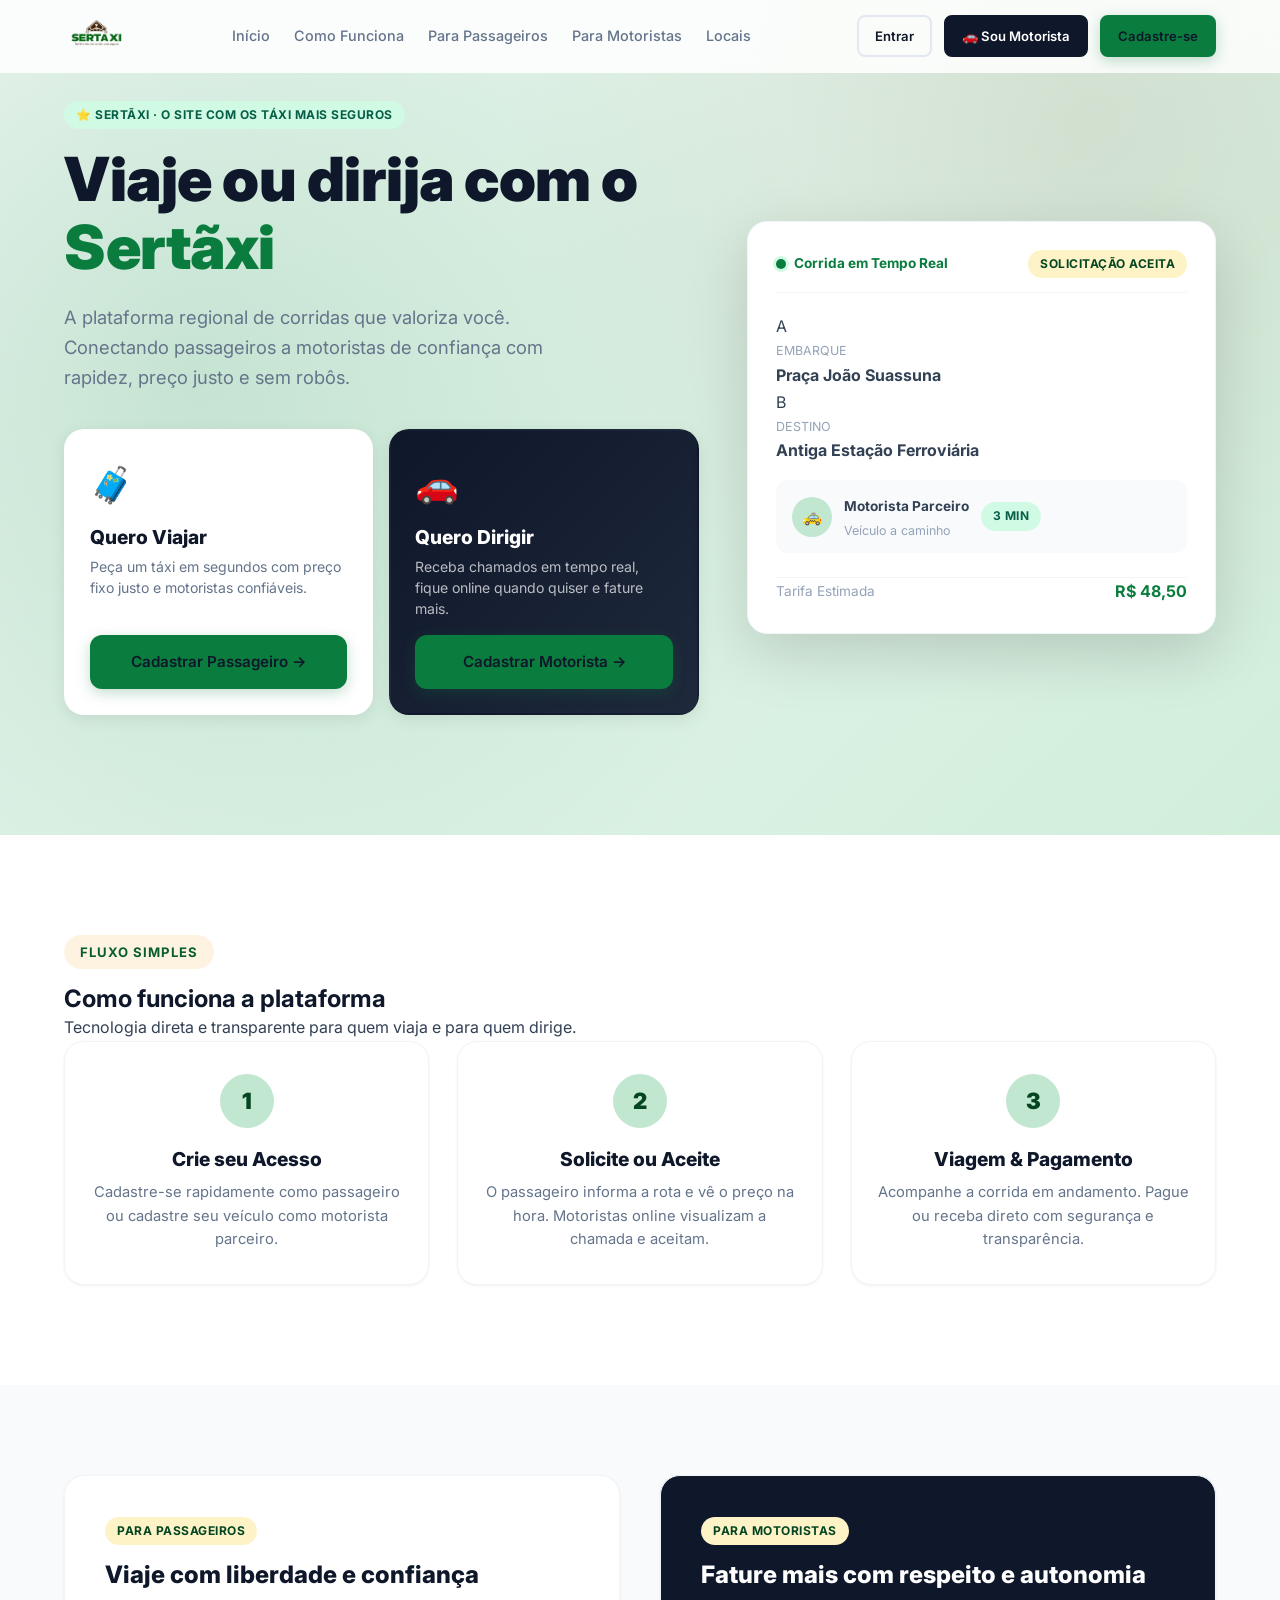
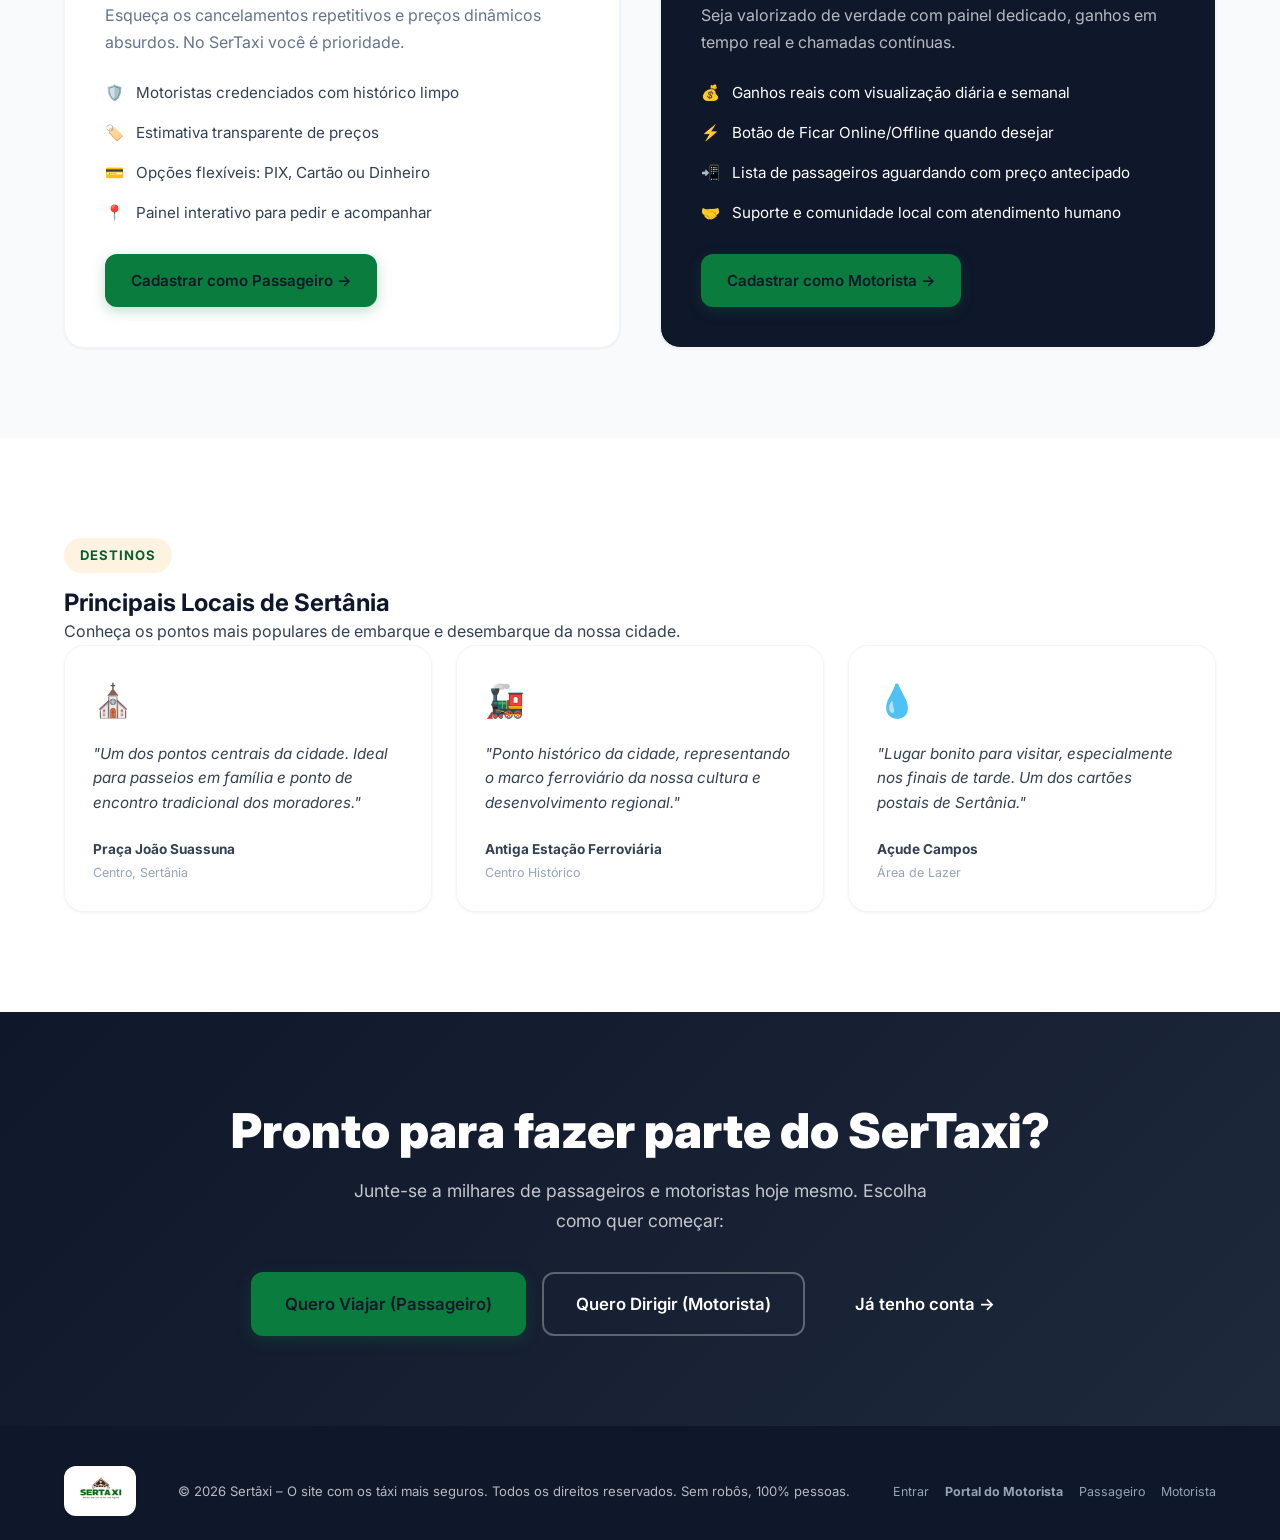
<file: index.html>
<!DOCTYPE html>
<html lang="pt-BR">
<head>
    <meta charset="UTF-8">
    <meta name="viewport" content="width=device-width, initial-scale=1.0">
    <title>Sertãxi – Site com os táxi mais seguros</title>
    <link rel="icon" type="image/png" href="assets/logo.png">
    <link rel="preconnect" href="https://fonts.googleapis.com">
    <link rel="preconnect" href="https://fonts.gstatic.com" crossorigin>
    <link href="https://fonts.googleapis.com/css2?family=Inter:wght@400;500;600;700;800;900&display=swap" rel="stylesheet">
    <link rel="stylesheet" href="css/global.css">
    <link rel="stylesheet" href="css/landing.css">
</head>
<body>

    <!-- NAVBAR -->
    <nav class="navbar" id="navbar">
        <div class="nav-container">
            <a href="index.html" class="logo">
                <img src="assets/logo.png" alt="Sertãxi Logo" class="logo-img">
            </a>

            <ul class="nav-links" id="navLinks">
                <li><a href="#inicio">Início</a></li>
                <li><a href="#como-funciona">Como Funciona</a></li>
                <li><a href="#passageiros">Para Passageiros</a></li>
                <li><a href="#motoristas">Para Motoristas</a></li>
                <li><a href="#locais">Locais</a></li>
            </ul>

            <div class="nav-actions" id="navAuthContainer">
                <a href="login.html" class="btn btn-outline btn-sm">Entrar</a>
                <a href="login-motorista.html" class="btn btn-secondary btn-sm" title="Acesso exclusivo para motoristas">🚗 Sou Motorista</a>
                <a href="cadastro-passageiro.html" class="btn btn-primary btn-sm">Cadastre-se</a>
            </div>

            <button class="mobile-toggle" id="mobileToggle" aria-label="Abrir menu">
                <span></span><span></span><span></span>
            </button>
        </div>
    </nav>

    <!-- HERO -->
    <section class="hero" id="inicio">
        <div class="hero-bg"></div>
        <div class="container hero-grid">
            <div class="hero-content">
                <span class="badge badge-success mb-2">⭐ Sertãxi · O site com os táxi mais seguros</span>
                <h1>Viaje ou dirija com o <span class="highlight">Sertãxi</span></h1>
                <p class="hero-description">
                    A plataforma regional de corridas que valoriza você. Conectando passageiros a motoristas de confiança com rapidez, preço justo e sem robôs.
                </p>

                <div class="hero-cta-cards">
                    <!-- Card Passageiro -->
                    <div class="cta-choice-card">
                        <div>
                            <div class="cta-card-icon">🧳</div>
                            <h3>Quero Viajar</h3>
                            <p>Peça um táxi em segundos com preço fixo justo e motoristas confiáveis.</p>
                        </div>
                        <a href="cadastro-passageiro.html" class="btn btn-primary btn-full">
                            Cadastrar Passageiro →
                        </a>
                    </div>

                    <!-- Card Motorista -->
                    <div class="cta-choice-card driver">
                        <div>
                            <div class="cta-card-icon">🚗</div>
                            <h3>Quero Dirigir</h3>
                            <p>Receba chamados em tempo real, fique online quando quiser e fature mais.</p>
                        </div>
                        <a href="cadastro-motorista.html" class="btn btn-primary btn-full">
                            Cadastrar Motorista →
                        </a>
                    </div>
                </div>
            </div>

            <!-- Visual Mockup -->
            <div class="hero-visual-col">
                <div class="hero-mockup-card">
                    <div class="mockup-header">
                        <div class="flex items-center gap-1">
                            <span class="status-dot online"></span>
                            <span class="text-sm font-bold text-success">Corrida em Tempo Real</span>
                        </div>
                        <span class="badge badge-warning">Solicitação Aceita</span>
                    </div>
                    <div class="ride-route mb-2">
                        <div class="route-item">
                            <span class="route-badge origem">A</span>
                            <div>
                                <div class="text-xs text-muted">EMBARQUE</div>
                                <strong>Praça João Suassuna</strong>
                            </div>
                        </div>
                        <div class="route-item">
                            <span class="route-badge destino">B</span>
                            <div>
                                <div class="text-xs text-muted">DESTINO</div>
                                <strong>Antiga Estação Ferroviária</strong>
                            </div>
                        </div>
                    </div>
                    <div class="mockup-driver-box">
                        <div class="avatar avatar-primary">🚕</div>
                        <div class="flex-1">
                            <strong class="text-sm">Motorista Parceiro</strong>
                            <div class="text-xs text-muted">Veículo a caminho</div>
                        </div>
                        <span class="badge badge-success">3 min</span>
                    </div>
                    <div class="flex justify-between items-center mt-3 pt-2" style="border-top: 1px solid var(--border-light);">
                        <span class="text-sm text-muted">Tarifa Estimada</span>
                        <strong class="ride-price text-success">R$ 48,50</strong>
                    </div>
                </div>
            </div>
        </div>
    </section>

    <!-- COMO FUNCIONA -->
    <section class="how-section" id="como-funciona">
        <div class="container">
            <div class="section-header">
                <span class="section-tag">Fluxo Simples</span>
                <h2>Como funciona a plataforma</h2>
                <p>Tecnologia direta e transparente para quem viaja e para quem dirige.</p>
            </div>

            <div class="how-grid-steps">
                <div class="how-step-card">
                    <div class="how-step-number">1</div>
                    <h3>Crie seu Acesso</h3>
                    <p>Cadastre-se rapidamente como passageiro ou cadastre seu veículo como motorista parceiro.</p>
                </div>
                <div class="how-step-card">
                    <div class="how-step-number">2</div>
                    <h3>Solicite ou Aceite</h3>
                    <p>O passageiro informa a rota e vê o preço na hora. Motoristas online visualizam a chamada e aceitam.</p>
                </div>
                <div class="how-step-card">
                    <div class="how-step-number">3</div>
                    <h3>Viagem & Pagamento</h3>
                    <p>Acompanhe a corrida em andamento. Pague ou receba direto com segurança e transparência.</p>
                </div>
            </div>
        </div>
    </section>

    <!-- BENEFÍCIOS DUPLOS (PASSAGEIRO & MOTORISTA) -->
    <section class="split-features" id="passageiros">
        <div class="container split-features-grid">
            <!-- Box Passageiros -->
            <div class="split-box">
                <span class="badge badge-warning mb-2">Para Passageiros</span>
                <h3>Viaje com liberdade e confiança</h3>
                <p>Esqueça os cancelamentos repetitivos e preços dinâmicos absurdos. No SerTaxi você é prioridade.</p>
                <div class="split-list">
                    <div class="split-list-item">
                        <span>🛡️</span>
                        <span>Motoristas credenciados com histórico limpo</span>
                    </div>
                    <div class="split-list-item">
                        <span>🏷️</span>
                        <span>Estimativa transparente de preços</span>
                    </div>
                    <div class="split-list-item">
                        <span>💳</span>
                        <span>Opções flexíveis: PIX, Cartão ou Dinheiro</span>
                    </div>
                    <div class="split-list-item">
                        <span>📍</span>
                        <span>Painel interativo para pedir e acompanhar</span>
                    </div>
                </div>
                <a href="cadastro-passageiro.html" class="btn btn-primary">
                    Cadastrar como Passageiro →
                </a>
            </div>

            <!-- Box Motoristas -->
            <div class="split-box dark" id="motoristas">
                <span class="badge badge-warning mb-2">Para Motoristas</span>
                <h3>Fature mais com respeito e autonomia</h3>
                <p>Seja valorizado de verdade com painel dedicado, ganhos em tempo real e chamadas contínuas.</p>
                <div class="split-list">
                    <div class="split-list-item">
                        <span>💰</span>
                        <span>Ganhos reais com visualização diária e semanal</span>
                    </div>
                    <div class="split-list-item">
                        <span>⚡</span>
                        <span>Botão de Ficar Online/Offline quando desejar</span>
                    </div>
                    <div class="split-list-item">
                        <span>📲</span>
                        <span>Lista de passageiros aguardando com preço antecipado</span>
                    </div>
                    <div class="split-list-item">
                        <span>🤝</span>
                        <span>Suporte e comunidade local com atendimento humano</span>
                    </div>
                </div>
                <a href="cadastro-motorista.html" class="btn btn-primary">
                    Cadastrar como Motorista →
                </a>
            </div>
        </div>
    </section>

    <!-- DEPOIMENTOS -->
    <!-- LOCAIS DE SERTANIA -->
    <section class="testimonials-section" id="locais">
        <div class="container">
            <div class="section-header">
                <span class="section-tag">Destinos</span>
                <h2>Principais Locais de Sertânia</h2>
                <p>Conheça os pontos mais populares de embarque e desembarque da nossa cidade.</p>
            </div>

            <div class="testimonials-grid">
                <div class="testimonial-box">
                    <div class="testimonial-stars" style="font-size: 2rem;">⛪</div>
                    <p class="testimonial-text">"Um dos pontos centrais da cidade. Ideal para passeios em família e ponto de encontro tradicional dos moradores."</p>
                    <div class="flex items-center gap-1">
                        <div>
                            <strong class="text-sm">Praça João Suassuna</strong>
                            <div class="text-xs text-muted">Centro, Sertânia</div>
                        </div>
                    </div>
                </div>

                <div class="testimonial-box">
                    <div class="testimonial-stars" style="font-size: 2rem;">🚂</div>
                    <p class="testimonial-text">"Ponto histórico da cidade, representando o marco ferroviário da nossa cultura e desenvolvimento regional."</p>
                    <div class="flex items-center gap-1">
                        <div>
                            <strong class="text-sm">Antiga Estação Ferroviária</strong>
                            <div class="text-xs text-muted">Centro Histórico</div>
                        </div>
                    </div>
                </div>

                <div class="testimonial-box">
                    <div class="testimonial-stars" style="font-size: 2rem;">💧</div>
                    <p class="testimonial-text">"Lugar bonito para visitar, especialmente nos finais de tarde. Um dos cartões postais de Sertânia."</p>
                    <div class="flex items-center gap-1">
                        <div>
                            <strong class="text-sm">Açude Campos</strong>
                            <div class="text-xs text-muted">Área de Lazer</div>
                        </div>
                    </div>
                </div>
            </div>
        </div>
    </section>

    <!-- CTA BANNER -->
    <section class="cta-banner-section">
        <div class="container">
            <h2>Pronto para fazer parte do SerTaxi?</h2>
            <p>Junte-se a milhares de passageiros e motoristas hoje mesmo. Escolha como quer começar:</p>
            <div class="cta-banner-buttons">
                <a href="cadastro-passageiro.html" class="btn btn-primary btn-lg">
                    Quero Viajar (Passageiro)
                </a>
                <a href="cadastro-motorista.html" class="btn btn-outline-white btn-lg">
                    Quero Dirigir (Motorista)
                </a>
                <a href="login.html" class="btn btn-ghost btn-lg" style="color: #fff;">
                    Já tenho conta →
                </a>
            </div>
        </div>
    </section>

    <!-- FOOTER -->
    <footer class="footer">
        <div class="footer-simple">
            <div class="logo">
                <div class="logo-box-light">
                    <img src="assets/logo.png" alt="Sertãxi" style="height: 38px; display: block;">
                </div>
            </div>
            <p>&copy; 2026 Sertãxi – O site com os táxi mais seguros. Todos os direitos reservados. Sem robôs, 100% pessoas.</p>
            <div class="flex gap-2">
                <a href="login.html" class="text-xs text-muted">Entrar</a>
                <a href="login-motorista.html" class="text-xs text-muted"><strong>Portal do Motorista</strong></a>
                <a href="cadastro-passageiro.html" class="text-xs text-muted">Passageiro</a>
                <a href="cadastro-motorista.html" class="text-xs text-muted">Motorista</a>
            </div>
        </div>
    </footer>

    <script src="js/utils.js"></script>
    <script src="js/auth.js"></script>
    <script src="js/landing.js"></script>
</body>
</html>
</file>
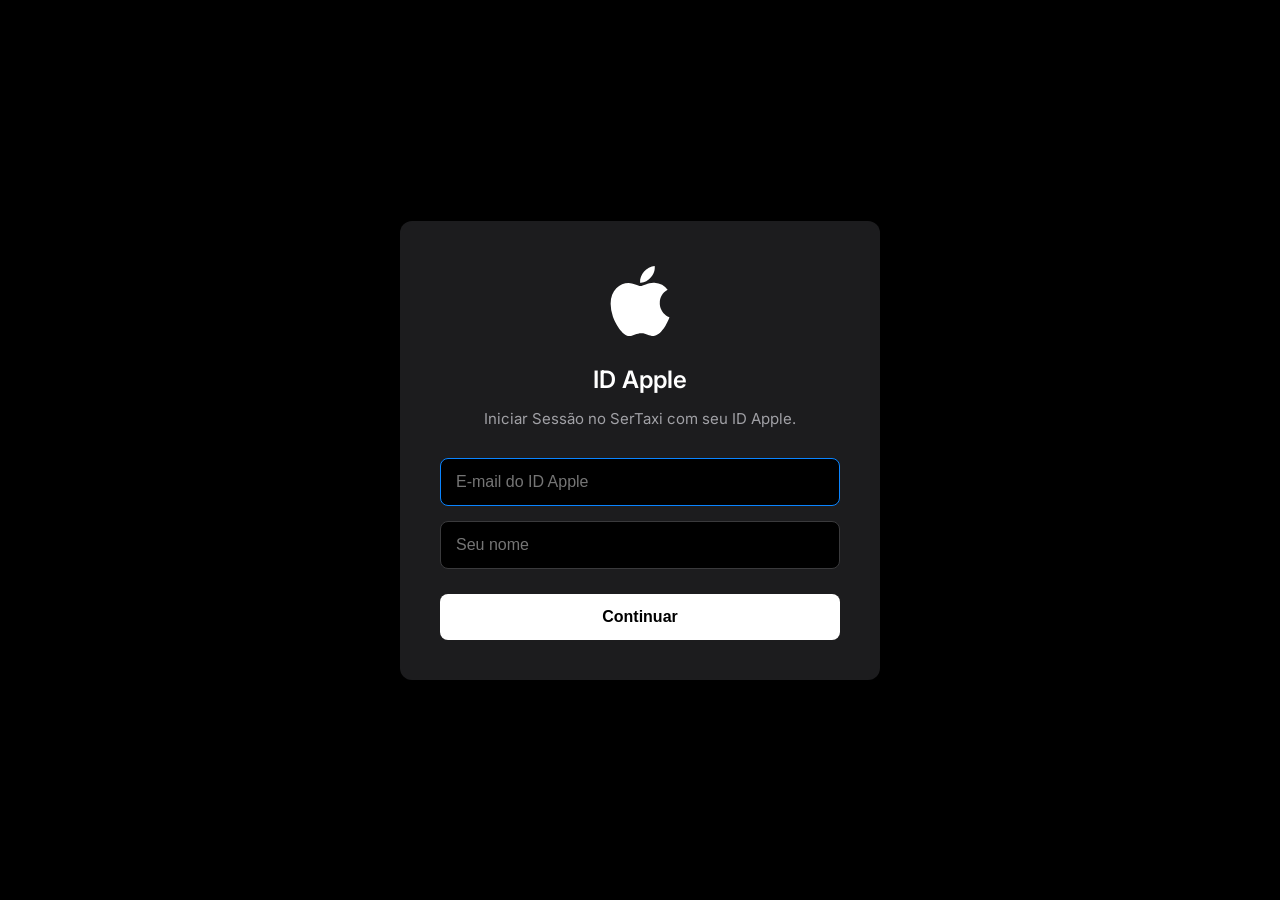
<file: apple-login.html>
<!DOCTYPE html>
<html lang="pt-BR">
<head>
    <meta charset="UTF-8">
    <meta name="viewport" content="width=device-width, initial-scale=1.0">
    <title>Iniciar Sessão com a Apple</title>
    <link href="https://fonts.googleapis.com/css2?family=Inter:wght@400;600&display=swap" rel="stylesheet">
    <style>
        body {
            margin: 0;
            font-family: 'Inter', -apple-system, BlinkMacSystemFont, sans-serif;
            background-color: #000;
            color: #fff;
            display: flex;
            align-items: center;
            justify-content: center;
            height: 100vh;
        }
        .container {
            background: #1c1c1e;
            padding: 40px;
            border-radius: 12px;
            text-align: center;
            max-width: 400px;
            width: 100%;
        }
        .logo {
            width: 60px;
            margin-bottom: 20px;
            fill: #fff;
        }
        h1 {
            font-size: 24px;
            font-weight: 600;
            margin: 0 0 10px 0;
        }
        p {
            font-size: 15px;
            color: #a1a1a6;
            margin-bottom: 30px;
        }
        .form-group {
            text-align: left;
            margin-bottom: 15px;
        }
        input {
            width: 100%;
            padding: 14px 15px;
            font-size: 16px;
            border: 1px solid #3a3a3c;
            border-radius: 8px;
            box-sizing: border-box;
            background: #000;
            color: #fff;
            outline: none;
        }
        input:focus {
            border: 1px solid #0a84ff;
        }
        .btn {
            background-color: #fff;
            color: #000;
            border: none;
            border-radius: 8px;
            padding: 14px 24px;
            font-size: 16px;
            font-weight: 600;
            cursor: pointer;
            width: 100%;
            margin-top: 10px;
        }
        .btn:hover {
            background-color: #e5e5ea;
        }
    </style>
</head>
<body>

<div class="container">
    <svg class="logo" viewBox="0 0 384 512">
        <!-- FontAwesome Apple Logo shape -->
        <path d="M318.7 268.7c-.2-36.7 16.4-64.4 50-84.8-18.8-26.9-47.2-41.7-84.7-44.6-35.5-2.8-74.3 20.7-88.5 20.7-15 0-49.4-19.7-76.4-19.7C63.3 141.2 4 184.8 4 273.5q0 39.3 14.4 81.2c12.8 36.7 59 126.7 107.2 125.2 25.2-.6 43-17.9 75.8-17.9 31.8 0 48.3 17.9 76.4 17.9 48.6-.7 90.4-82.5 102.6-119.3-65.2-30.7-61.7-90-61.7-91.9zm-56.6-164.2c27.3-32.4 24.8-61.9 24-72.5-24.1 1.4-52 16.4-67.9 34.9-17.5 19.8-27.8 44.3-25.6 71.9 26.1 2 49.9-11.4 69.5-34.3z"/>
    </svg>
    <h1>ID Apple</h1>
    <p>Iniciar Sessão no SerTaxi com seu ID Apple.</p>

    <div class="form-group">
        <input type="email" id="email" placeholder="E-mail do ID Apple" autofocus required>
    </div>
    <div class="form-group">
        <input type="text" id="name" placeholder="Seu nome" required>
    </div>
    
    <button class="btn" onclick="signIn()">Continuar</button>
</div>

<script src="js/utils.js"></script>
<script src="js/auth.js"></script>
<script>
    function signIn() {
        const email = document.getElementById('email').value.trim();
        const name = document.getElementById('name').value.trim();

        if (!email || !name) {
            alert('Por favor, preencha seu e-mail e nome.');
            return;
        }

        // Complete the fake auth flow
        Auth.completeSocialLogin('apple', email, name);
    }
</script>

</body>
</html>
</file>
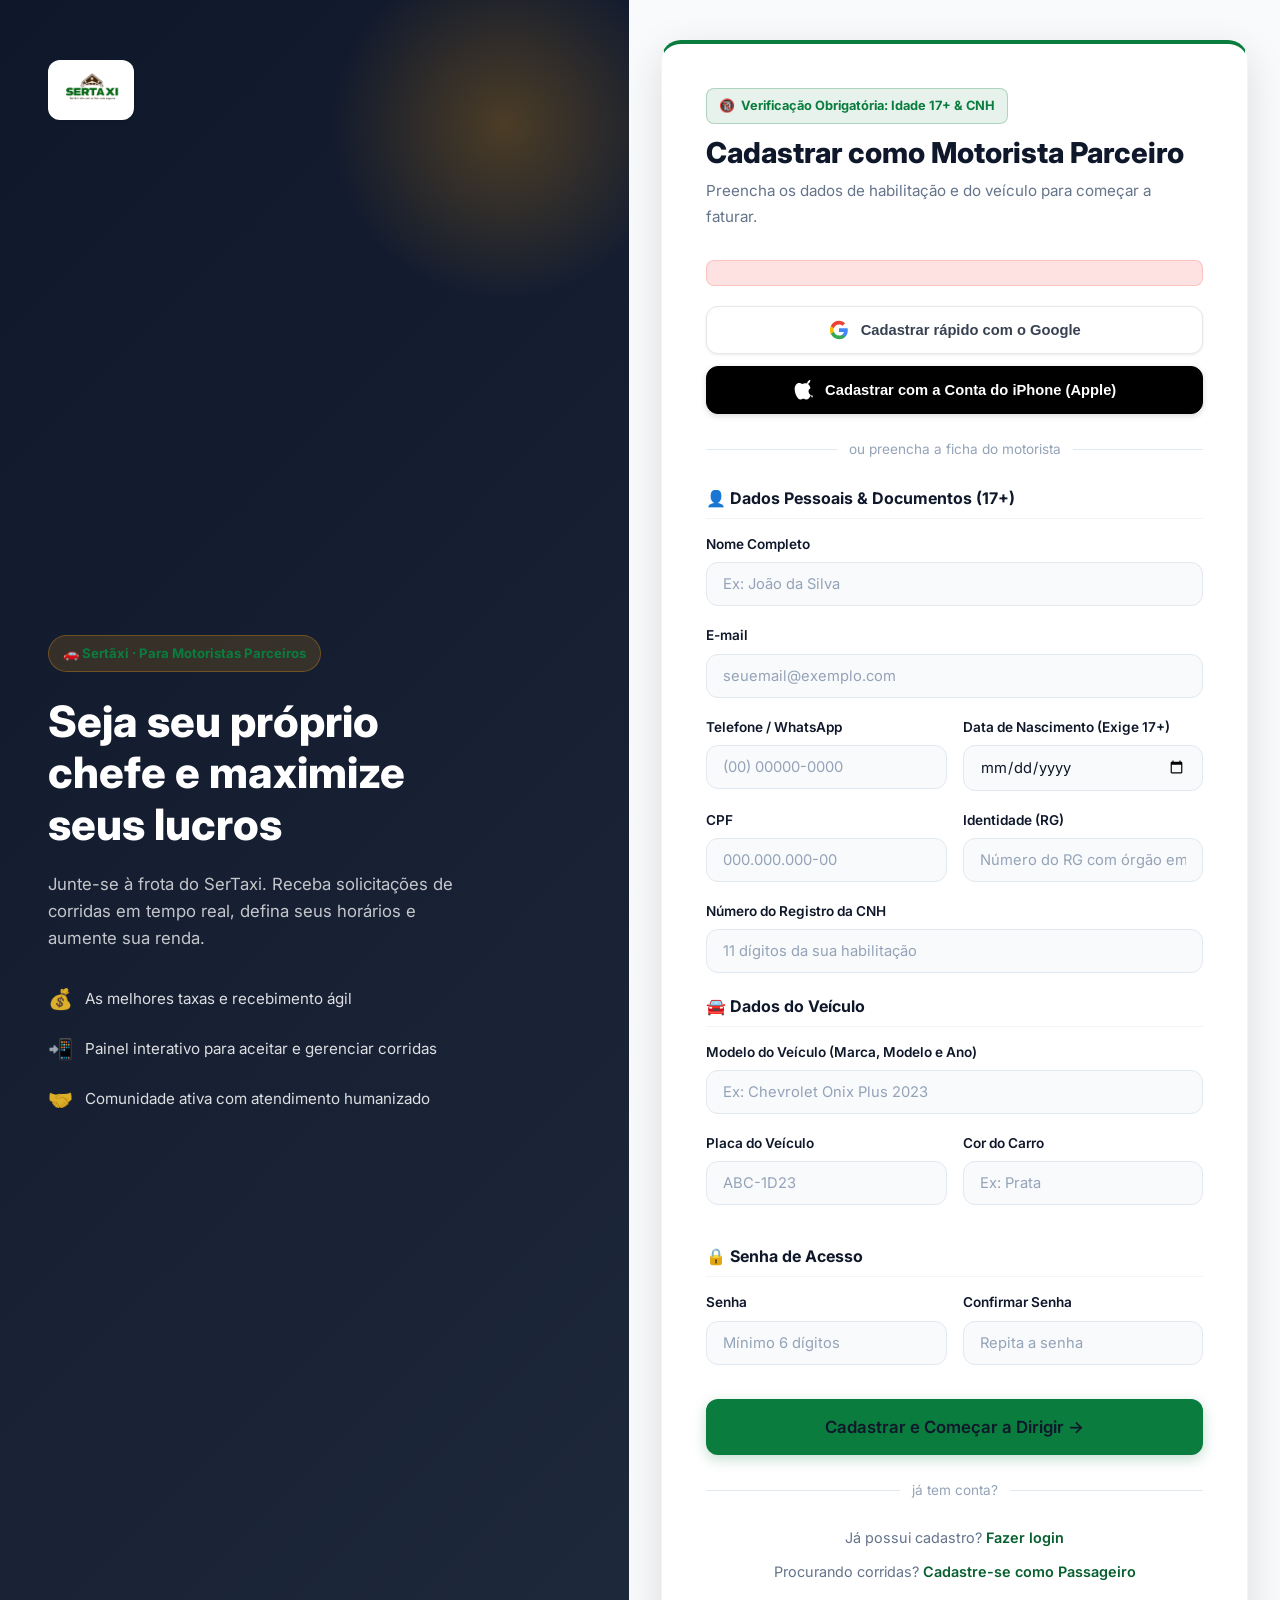
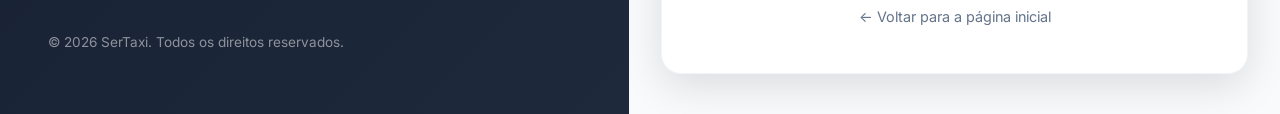
<file: cadastro-motorista.html>
<!DOCTYPE html>
<html lang="pt-BR">
<head>
    <meta charset="UTF-8">
    <meta name="viewport" content="width=device-width, initial-scale=1.0">
    <title>Cadastro de Motorista – Sertãxi</title>
    <link rel="icon" type="image/png" href="assets/logo.png">
    <link rel="preconnect" href="https://fonts.googleapis.com">
    <link rel="preconnect" href="https://fonts.gstatic.com" crossorigin>
    <link href="https://fonts.googleapis.com/css2?family=Inter:wght@400;500;600;700;800;900&display=swap" rel="stylesheet">
    <link rel="stylesheet" href="css/global.css">
    <link rel="stylesheet" href="css/auth.css">
</head>
<body>
    <div class="auth-wrapper">
        <!-- Banner Lateral -->
        <aside class="auth-banner">
            <a href="index.html" class="logo">
                <div class="logo-box-light">
                    <img src="assets/logo.png" alt="Sertãxi" style="height: 48px; display: block;">
                </div>
            </a>

            <div class="auth-banner-content">
                <div class="auth-banner-badge">🚗 Sertãxi · Para Motoristas Parceiros</div>
                <h2>Seja seu próprio chefe e maximize seus lucros</h2>
                <p>Junte-se à frota do SerTaxi. Receba solicitações de corridas em tempo real, defina seus horários e aumente sua renda.</p>
                <div class="auth-features">
                    <div class="auth-feature-item">
                        <span class="auth-feature-icon">💰</span>
                        <span>As melhores taxas e recebimento ágil</span>
                    </div>
                    <div class="auth-feature-item">
                        <span class="auth-feature-icon">📲</span>
                        <span>Painel interativo para aceitar e gerenciar corridas</span>
                    </div>
                    <div class="auth-feature-item">
                        <span class="auth-feature-icon">🤝</span>
                        <span>Comunidade ativa com atendimento humanizado</span>
                    </div>
                </div>
            </div>

            <div class="auth-banner-footer">
                &copy; 2026 SerTaxi. Todos os direitos reservados.
            </div>
        </aside>

        <!-- Formulário de Cadastro Motorista -->
        <main class="auth-main">
            <div class="auth-card driver-portal-card" style="max-width: 600px;">
                <div class="auth-header">
                    <div class="badge-age-check">
                        <span>🔞</span> Verificação Obrigatória: Idade 17+ & CNH
                    </div>
                    <h1>Cadastrar como Motorista Parceiro</h1>
                    <p>Preencha os dados de habilitação e do veículo para começar a faturar.</p>
                </div>

                <div id="authAlert" class="auth-alert error"></div>

                <!-- Cadastro Rápido com Google ou Apple -->
                <div class="social-auth-container">
                    <button type="button" class="btn-social btn-google" id="btnGoogleRegister">
                        <svg viewBox="0 0 24 24">
                            <path fill="#4285F4" d="M22.56 12.25c0-.78-.07-1.53-.2-2.25H12v4.26h5.92c-.26 1.37-1.04 2.53-2.21 3.31v2.77h3.57c2.08-1.92 3.28-4.74 3.28-8.09z"/>
                            <path fill="#34A853" d="M12 23c2.97 0 5.46-.98 7.28-2.66l-3.57-2.77c-.98.66-2.23 1.06-3.71 1.06-2.86 0-5.29-1.93-6.16-4.53H2.18v2.84C3.99 20.53 7.7 23 12 23z"/>
                            <path fill="#FBBC05" d="M5.84 14.09c-.22-.66-.35-1.36-.35-2.09s.13-1.43.35-2.09V7.06H2.18C1.43 8.55 1 10.22 1 12s.43 3.45 1.18 4.94l2.85-2.22.81-.63z"/>
                            <path fill="#EA4335" d="M12 5.38c1.62 0 3.06.56 4.21 1.64l3.15-3.15C17.45 2.09 14.97 1 12 1 7.7 1 3.99 3.47 2.18 7.06l3.66 2.84c.87-2.6 3.3-4.52 6.16-4.52z"/>
                        </svg>
                        <span>Cadastrar rápido com o Google</span>
                    </button>

                    <button type="button" class="btn-social btn-apple" id="btnAppleRegister">
                        <svg viewBox="0 0 170 170" fill="currentColor">
                            <path d="M150.37 130.25c-2.45 5.66-5.35 10.87-8.71 15.66-4.58 6.53-8.33 11.05-11.22 13.56-4.48 4.12-9.28 6.23-14.42 6.35-3.69 0-8.14-1.05-13.32-3.18-5.19-2.12-9.97-3.17-14.34-3.17-4.58 0-9.49 1.05-14.75 3.17-5.26 2.13-9.5 3.24-12.74 3.35-4.35.13-9.16-1.9-14.42-6.08-3.7-3.04-7.7-7.83-12-14.36-6.19-9.35-11.13-20.2-14.82-32.54-3.69-12.35-5.54-24.18-5.54-35.5 0-14.79 3.58-26.96 10.74-36.5 7.16-9.55 16.32-14.39 27.48-14.53 4.8 0 10.08 1.25 15.84 3.75 5.76 2.5 9.74 3.86 11.94 4.09 2.08-.23 6.16-1.59 12.24-4.09 6.08-2.5 11.36-3.7 15.84-3.6 11.16.27 20.32 4.67 27.48 13.2 7.16 8.53 11.32 18.91 12.48 31.13-10.96 6.64-16.34 15.74-16.14 27.3.2 9.94 4.03 18.17 11.5 24.69 7.47 6.52 16.29 10.35 26.46 11.49-1.97 6.08-4.58 12.35-7.83 18.8zM119.22 31.84c0-7.39 2.65-14.39 7.95-21 5.3-6.61 11.96-10.59 19.98-11.94.43 1.3.65 2.5.65 3.6 0 7.39-2.75 14.44-8.25 21.15-5.5 6.71-12.16 10.74-19.98 12.09-.22-1.3-.35-2.6-.35-3.9z"/>
                        </svg>
                        <span>Cadastrar com a Conta do iPhone (Apple)</span>
                    </button>
                </div>

                <div class="auth-divider">
                    <span>ou preencha a ficha do motorista</span>
                </div>

                <form id="driverRegisterForm">
                    <div class="form-section-title">👤 Dados Pessoais & Documentos (17+)</div>

                    <div class="form-group">
                        <label for="name">Nome Completo</label>
                        <input type="text" id="name" class="form-control" placeholder="Ex: João da Silva" required>
                    </div>

                    <div class="form-group">
                        <label for="email">E-mail</label>
                        <input type="email" id="email" class="form-control" placeholder="seuemail@exemplo.com" required autocomplete="email">
                    </div>

                    <div class="form-row">
                        <div class="form-group">
                            <label for="phone">Telefone / WhatsApp</label>
                            <input type="tel" id="phone" class="form-control" placeholder="(00) 00000-0000" required>
                        </div>
                        <div class="form-group">
                            <label for="birthDate">Data de Nascimento (Exige 17+)</label>
                            <input type="date" id="birthDate" class="form-control" required>
                        </div>
                    </div>

                    <div class="form-row">
                        <div class="form-group">
                            <label for="cpf">CPF</label>
                            <input type="text" id="cpf" class="form-control" placeholder="000.000.000-00" required>
                        </div>
                        <div class="form-group">
                            <label for="rg">Identidade (RG)</label>
                            <input type="text" id="rg" class="form-control" placeholder="Número do RG com órgão emissor" required>
                        </div>
                    </div>

                    <div class="form-group">
                        <label for="cnh">Número do Registro da CNH</label>
                        <input type="text" id="cnh" class="form-control" placeholder="11 dígitos da sua habilitação" required maxlength="11">
                    </div>

                    <div class="form-section-title">🚘 Dados do Veículo</div>

                    <div class="form-group">
                        <label for="carModel">Modelo do Veículo (Marca, Modelo e Ano)</label>
                        <input type="text" id="carModel" class="form-control" placeholder="Ex: Chevrolet Onix Plus 2023" required>
                    </div>

                    <div class="form-row">
                        <div class="form-group">
                            <label for="carPlate">Placa do Veículo</label>
                            <input type="text" id="carPlate" class="form-control" placeholder="ABC-1D23" required maxlength="8">
                        </div>
                        <div class="form-group">
                            <label for="carColor">Cor do Carro</label>
                            <input type="text" id="carColor" class="form-control" placeholder="Ex: Prata" required>
                        </div>
                    </div>

                    <div class="form-section-title">🔒 Senha de Acesso</div>

                    <div class="form-row">
                        <div class="form-group">
                            <label for="password">Senha</label>
                            <input type="password" id="password" class="form-control" placeholder="Mínimo 6 dígitos" required minlength="6">
                        </div>
                        <div class="form-group">
                            <label for="confirmPassword">Confirmar Senha</label>
                            <input type="password" id="confirmPassword" class="form-control" placeholder="Repita a senha" required minlength="6">
                        </div>
                    </div>

                    <button type="submit" class="btn btn-primary btn-lg btn-full mt-2">
                        Cadastrar e Começar a Dirigir →
                    </button>
                </form>

                <div class="auth-divider">
                    <span>já tem conta?</span>
                </div>

                <div class="auth-footer-links">
                    <p>Já possui cadastro? <a href="login.html">Fazer login</a></p>
                    <p>Procurando corridas? <a href="cadastro-passageiro.html">Cadastre-se como Passageiro</a></p>
                    <p style="margin-top: 10px;"><a href="index.html" style="color: var(--text-light); font-weight: normal;">← Voltar para a página inicial</a></p>
                </div>
            </div>
        </main>
    </div>

    <script src="js/utils.js"></script>
    <script src="js/auth.js"></script>
    <script>
        document.addEventListener('DOMContentLoaded', () => {
            Auth.redirectIfLoggedIn();

            const form = document.getElementById('driverRegisterForm');
            const alertBox = document.getElementById('authAlert');
            const phoneInput = document.getElementById('phone');
            const cpfInput = document.getElementById('cpf');
            const plateInput = document.getElementById('carPlate');

            // Máscaras
            Utils.applyMask(phoneInput, Utils.phoneMask);
            Utils.applyMask(cpfInput, Utils.cpfMask);
            Utils.applyMask(plateInput, Utils.plateMask);

            form.addEventListener('submit', (e) => {
                e.preventDefault();

                const name = document.getElementById('name').value.trim();
                const email = document.getElementById('email').value.trim();
                const phone = phoneInput.value.trim();
                const birthDate = document.getElementById('birthDate').value;
                const cpf = cpfInput.value.trim();
                const rg = document.getElementById('rg').value.trim();
                const cnh = document.getElementById('cnh').value.trim();
                const carModel = document.getElementById('carModel').value.trim();
                const carPlate = plateInput.value.trim();
                const carColor = document.getElementById('carColor').value.trim();
                const password = document.getElementById('password').value;
                const confirmPassword = document.getElementById('confirmPassword').value;

                alertBox.style.display = 'none';

                if (!birthDate) {
                    showAlert('Por favor, informe sua data de nascimento.');
                    return;
                }

                // Cálculo estrito de 17+ anos
                const birth = new Date(birthDate);
                const today = new Date();
                let age = today.getFullYear() - birth.getFullYear();
                const m = today.getMonth() - birth.getMonth();
                if (m < 0 || (m === 0 && today.getDate() < birth.getDate())) {
                    age--;
                }

                if (age < 17) {
                    showAlert('⚠️ Cadastro não permitido: O motorista precisa ter no mínimo 17 anos e documento de identidade/habilitação para ingressar no Sertãxi.');
                    return;
                }

                if (!rg || rg.length < 5) {
                    showAlert('Por favor, informe um número de documento de identidade (RG) válido.');
                    return;
                }

                if (!Utils.isValidEmail(email)) {
                    showAlert('Por favor, digite um e-mail válido.');
                    return;
                }

                if (!Utils.isValidPhone(phone)) {
                    showAlert('Por favor, digite um telefone com DDD válido.');
                    return;
                }

                if (!Utils.isValidCPF(cpf)) {
                    showAlert('Por favor, informe um CPF válido.');
                    return;
                }

                if (cnh.length < 9) {
                    showAlert('Por favor, informe um número de CNH válido.');
                    return;
                }

                if (carPlate.length < 7) {
                    showAlert('Por favor, informe uma placa de veículo válida.');
                    return;
                }

                if (password.length < 6) {
                    showAlert('A senha precisa ter no mínimo 6 caracteres.');
                    return;
                }

                if (password !== confirmPassword) {
                    showAlert('As senhas não coincidem.');
                    return;
                }

                // Verifica se e-mail ou CPF já existem
                const users = JSON.parse(localStorage.getItem('sertaxi_users') || '[]');
                if (users.find(u => u.email === email)) {
                    showAlert('Este e-mail já está cadastrado.');
                    return;
                }
                if (users.find(u => u.cpf === cpf)) {
                    showAlert('Este CPF já está cadastrado.');
                    return;
                }

                // Valida idade
                const ageCheck = Auth.validateRegistrationData({ type: 'driver', birthDate });
                if (ageCheck && ageCheck.error) {
                    showAlert(ageCheck.error);
                    return;
                }

                // Salva dados e redireciona para pagamento
                sessionStorage.setItem('sertaxi_pending_register', JSON.stringify({
                    type: 'driver',
                    name,
                    email,
                    phone,
                    birthDate,
                    age,
                    cpf,
                    rg,
                    cnh,
                    carModel,
                    carPlate,
                    carColor,
                    password,
                    online: false
                }));

                window.location.href = 'pagamento.html';
            });

            // Cadastro rápido Google
            document.getElementById('btnGoogleRegister').addEventListener('click', () => {
                alertBox.className = 'auth-alert success';
                alertBox.textContent = 'Conta vinculada ao Google com sucesso! Acessando painel...';
                alertBox.style.display = 'flex';
                Auth.loginWithGoogle('driver');
                setTimeout(() => {
                    window.location.href = 'painel-motorista.html';
                }, 800);
            });

            // Cadastro rápido Apple
            document.getElementById('btnAppleRegister').addEventListener('click', () => {
                alertBox.className = 'auth-alert success';
                alertBox.textContent = 'Conta vinculada ao Apple ID com sucesso! Acessando painel...';
                alertBox.style.display = 'flex';
                Auth.loginWithApple('driver');
                setTimeout(() => {
                    window.location.href = 'painel-motorista.html';
                }, 800);
            });

            function showAlert(msg) {
                alertBox.className = 'auth-alert error';
                alertBox.textContent = msg;
                alertBox.style.display = 'flex';
            }
        });
    </script>
</body>
</html>
</file>
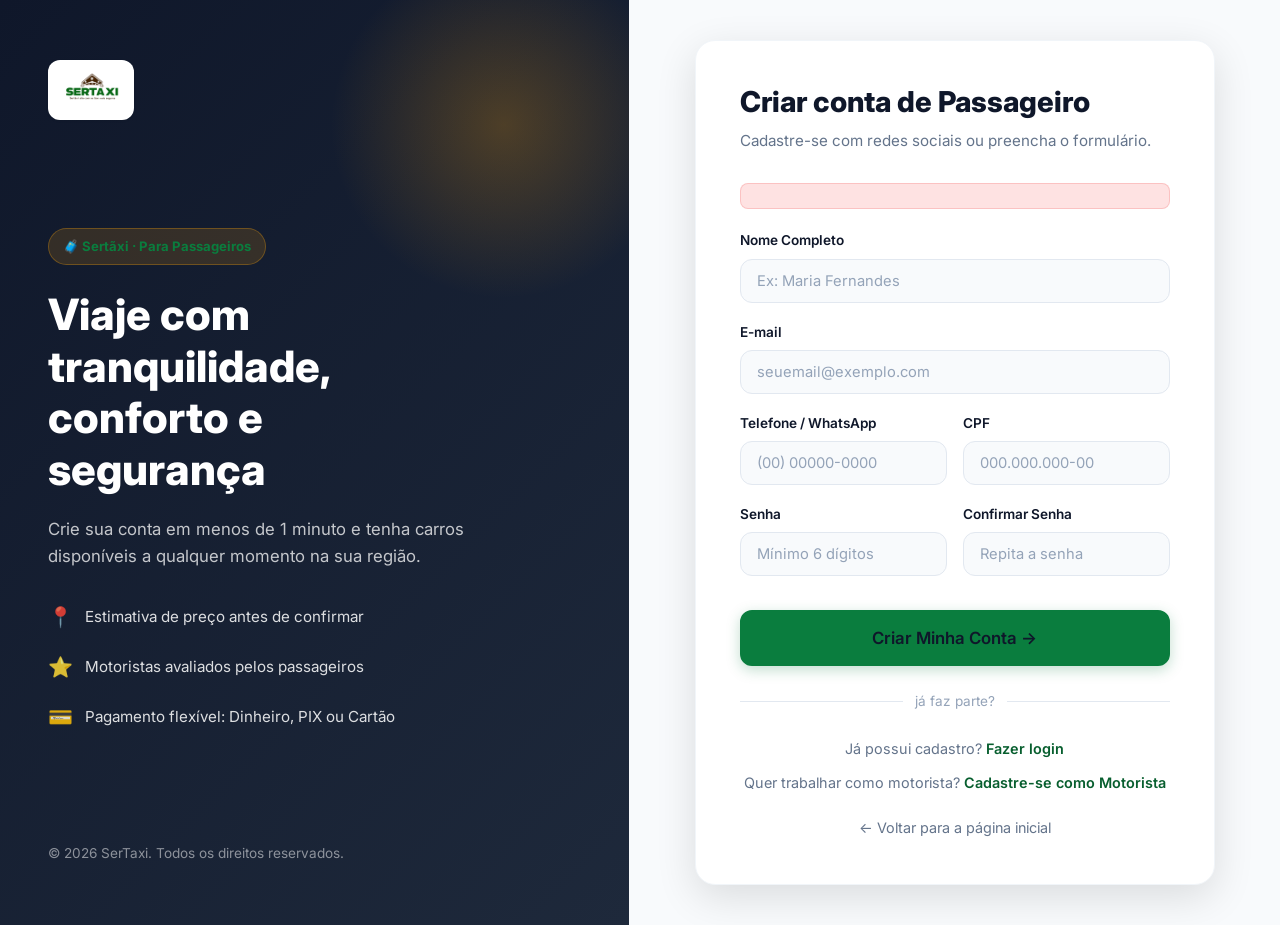
<file: cadastro-passageiro.html>
<!DOCTYPE html>
<html lang="pt-BR">
<head>
    <meta charset="UTF-8">
    <meta name="viewport" content="width=device-width, initial-scale=1.0">
    <title>Cadastro de Passageiro – Sertãxi</title>
    <link rel="icon" type="image/png" href="assets/logo.png">
    <link rel="preconnect" href="https://fonts.googleapis.com">
    <link rel="preconnect" href="https://fonts.gstatic.com" crossorigin>
    <link href="https://fonts.googleapis.com/css2?family=Inter:wght@400;500;600;700;800;900&display=swap" rel="stylesheet">
    <link rel="stylesheet" href="css/global.css">
    <link rel="stylesheet" href="css/auth.css">
</head>
<body>
    <div class="auth-wrapper">
        <!-- Banner Lateral -->
        <aside class="auth-banner">
            <a href="index.html" class="logo">
                <div class="logo-box-light">
                    <img src="assets/logo.png" alt="Sertãxi" style="height: 48px; display: block;">
                </div>
            </a>

            <div class="auth-banner-content">
                <div class="auth-banner-badge">🧳 Sertãxi · Para Passageiros</div>
                <h2>Viaje com tranquilidade, conforto e segurança</h2>
                <p>Crie sua conta em menos de 1 minuto e tenha carros disponíveis a qualquer momento na sua região.</p>
                <div class="auth-features">
                    <div class="auth-feature-item">
                        <span class="auth-feature-icon">📍</span>
                        <span>Estimativa de preço antes de confirmar</span>
                    </div>
                    <div class="auth-feature-item">
                        <span class="auth-feature-icon">⭐</span>
                        <span>Motoristas avaliados pelos passageiros</span>
                    </div>
                    <div class="auth-feature-item">
                        <span class="auth-feature-icon">💳</span>
                        <span>Pagamento flexível: Dinheiro, PIX ou Cartão</span>
                    </div>
                </div>
            </div>

            <div class="auth-banner-footer">
                &copy; 2026 SerTaxi. Todos os direitos reservados.
            </div>
        </aside>

        <!-- Formulário de Cadastro -->
        <main class="auth-main">
            <div class="auth-card">
                <div class="auth-header">
                    <h1>Criar conta de Passageiro</h1>
                    <p>Cadastre-se com redes sociais ou preencha o formulário.</p>
                </div>

                <div id="authAlert" class="auth-alert error"></div>


                <form id="passengerRegisterForm">
                    <div class="form-group">
                        <label for="name">Nome Completo</label>
                        <input type="text" id="name" class="form-control" placeholder="Ex: Maria Fernandes" required>
                    </div>

                    <div class="form-group">
                        <label for="email">E-mail</label>
                        <input type="email" id="email" class="form-control" placeholder="seuemail@exemplo.com" required autocomplete="email">
                    </div>

                    <div class="form-row">
                        <div class="form-group">
                            <label for="phone">Telefone / WhatsApp</label>
                            <input type="tel" id="phone" class="form-control" placeholder="(00) 00000-0000" required>
                        </div>
                        <div class="form-group">
                            <label for="cpf">CPF</label>
                            <input type="text" id="cpf" class="form-control" placeholder="000.000.000-00" required>
                        </div>
                    </div>

                    <div class="form-row">
                        <div class="form-group">
                            <label for="password">Senha</label>
                            <input type="password" id="password" class="form-control" placeholder="Mínimo 6 dígitos" required minlength="6">
                        </div>
                        <div class="form-group">
                            <label for="confirmPassword">Confirmar Senha</label>
                            <input type="password" id="confirmPassword" class="form-control" placeholder="Repita a senha" required minlength="6">
                        </div>
                    </div>

                    <button type="submit" class="btn btn-primary btn-lg btn-full mt-2">
                        Criar Minha Conta →
                    </button>
                </form>

                <div class="auth-divider">
                    <span>já faz parte?</span>
                </div>

                <div class="auth-footer-links">
                    <p>Já possui cadastro? <a href="login.html">Fazer login</a></p>
                    <p>Quer trabalhar como motorista? <a href="cadastro-motorista.html">Cadastre-se como Motorista</a></p>
                    <p style="margin-top: 10px;"><a href="index.html" style="color: var(--text-light); font-weight: normal;">← Voltar para a página inicial</a></p>
                </div>
            </div>
        </main>
    </div>

    <script src="js/utils.js"></script>
    <script src="js/auth.js"></script>
    <script>
        document.addEventListener('DOMContentLoaded', () => {
            Auth.redirectIfLoggedIn();

            const form = document.getElementById('passengerRegisterForm');
            const alertBox = document.getElementById('authAlert');
            const phoneInput = document.getElementById('phone');
            const cpfInput = document.getElementById('cpf');

            // Máscaras
            Utils.applyMask(phoneInput, Utils.phoneMask);
            Utils.applyMask(cpfInput, Utils.cpfMask);

            form.addEventListener('submit', (e) => {
                e.preventDefault();

                const name = document.getElementById('name').value.trim();
                const email = document.getElementById('email').value.trim();
                const phone = phoneInput.value.trim();
                const cpf = cpfInput.value.trim();
                const password = document.getElementById('password').value;
                const confirmPassword = document.getElementById('confirmPassword').value;

                alertBox.style.display = 'none';

                if (!Utils.isValidEmail(email)) {
                    showAlert('Por favor, digite um e-mail válido.');
                    return;
                }

                if (!Utils.isValidPhone(phone)) {
                    showAlert('Por favor, digite um telefone com DDD válido.');
                    return;
                }

                if (!Utils.isValidCPF(cpf)) {
                    showAlert('Por favor, digite um CPF válido.');
                    return;
                }

                if (password.length < 6) {
                    showAlert('A senha deve ter pelo menos 6 caracteres.');
                    return;
                }

                if (password !== confirmPassword) {
                    showAlert('As senhas não coincidem.');
                    return;
                }

                const result = Auth.validateRegistrationData({
                    type: 'passenger',
                    name,
                    email,
                    phone,
                    cpf,
                    password
                });

                if (result && result.error) {
                    showAlert(result.error);
                    return;
                }

                // Verifica se e-mail ou CPF já existem
                const users = JSON.parse(localStorage.getItem('sertaxi_users') || '[]');
                if (users.find(u => u.email === email)) {
                    showAlert('Este e-mail já está cadastrado.');
                    return;
                }
                if (users.find(u => u.cpf === cpf)) {
                    showAlert('Este CPF já está cadastrado.');
                    return;
                }

                // Salva dados no sessionStorage e redireciona para pagamento
                sessionStorage.setItem('sertaxi_pending_register', JSON.stringify({
                    type: 'passenger',
                    name,
                    email,
                    phone,
                    cpf,
                    password
                }));

                window.location.href = 'pagamento.html';
            });

            function showAlert(msg) {
                alertBox.className = 'auth-alert error';
                alertBox.textContent = msg;
                alertBox.style.display = 'flex';
            }

            // Cadastro rápido Google
            document.getElementById('btnGoogleRegister').addEventListener('click', () => {
                alertBox.className = 'auth-alert success';
                alertBox.textContent = 'Conta vinculada ao Google! Redirecionando para seu painel...';
                alertBox.style.display = 'flex';
                Auth.loginWithGoogle('passenger');
                setTimeout(() => {
                    window.location.href = 'painel-passageiro.html';
                }, 800);
            });

            // Cadastro rápido Apple
            document.getElementById('btnAppleRegister').addEventListener('click', () => {
                alertBox.className = 'auth-alert success';
                alertBox.textContent = 'Conta vinculada ao Apple ID! Redirecionando para seu painel...';
                alertBox.style.display = 'flex';
                Auth.loginWithApple('passenger');
                setTimeout(() => {
                    window.location.href = 'painel-passageiro.html';
                }, 800);
            });
        });
    </script>
</body>
</html>
</file>
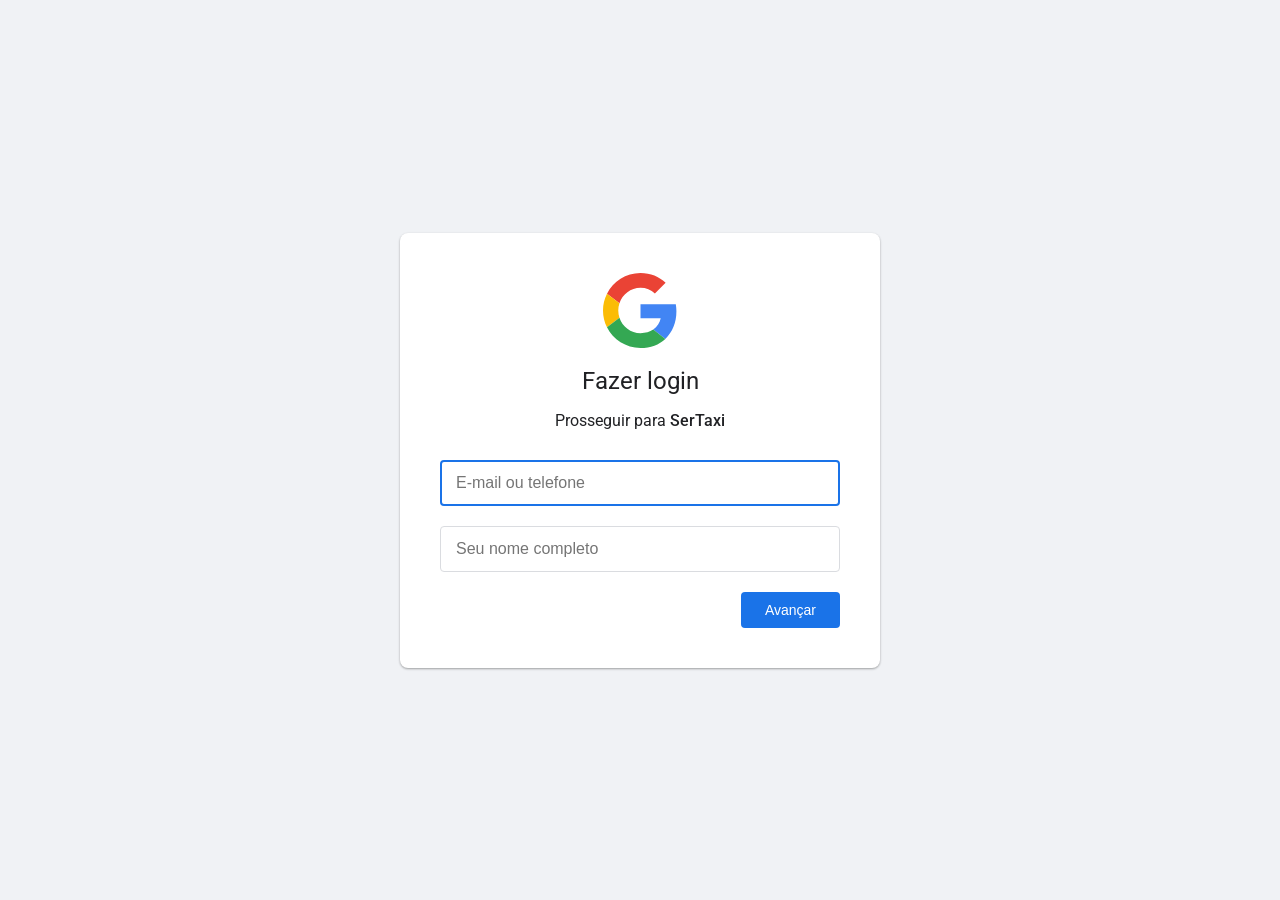
<file: google-login.html>
<!DOCTYPE html>
<html lang="pt-BR">
<head>
    <meta charset="UTF-8">
    <meta name="viewport" content="width=device-width, initial-scale=1.0">
    <title>Fazer login com o Google</title>
    <link href="https://fonts.googleapis.com/css2?family=Roboto:wght@400;500&display=swap" rel="stylesheet">
    <style>
        body {
            margin: 0;
            font-family: 'Roboto', sans-serif;
            background-color: #f0f2f5;
            display: flex;
            align-items: center;
            justify-content: center;
            height: 100vh;
        }
        .container {
            background: #fff;
            padding: 40px;
            border-radius: 8px;
            box-shadow: 0 1px 3px rgba(0,0,0,0.12), 0 1px 2px rgba(0,0,0,0.24);
            text-align: center;
            max-width: 400px;
            width: 100%;
        }
        .logo {
            width: 75px;
            margin-bottom: 15px;
        }
        h1 {
            font-size: 24px;
            font-weight: 400;
            margin: 0 0 10px 0;
            color: #202124;
        }
        p {
            font-size: 16px;
            color: #202124;
            margin-bottom: 30px;
        }
        .form-group {
            text-align: left;
            margin-bottom: 20px;
        }
        input {
            width: 100%;
            padding: 13px 15px;
            font-size: 16px;
            border: 1px solid #dadce0;
            border-radius: 4px;
            box-sizing: border-box;
            outline: none;
        }
        input:focus {
            border: 2px solid #1a73e8;
            padding: 12px 14px;
        }
        .btn {
            background-color: #1a73e8;
            color: #fff;
            border: none;
            border-radius: 4px;
            padding: 10px 24px;
            font-size: 14px;
            font-weight: 500;
            cursor: pointer;
            float: right;
        }
        .btn:hover {
            background-color: #1557b0;
        }
        .clear {
            clear: both;
        }
        .app-name {
            font-weight: 500;
        }
    </style>
</head>
<body>

<div class="container">
    <svg class="logo" viewBox="0 0 48 48">
        <path fill="#EA4335" d="M24 9.5c3.54 0 6.71 1.22 9.21 3.6l6.85-6.85C35.9 2.38 30.47 0 24 0 14.62 0 6.51 5.38 2.56 13.22l7.98 6.19C12.43 13.72 17.74 9.5 24 9.5z"/>
        <path fill="#4285F4" d="M46.98 24.55c0-1.57-.15-3.09-.38-4.55H24v9.02h12.94c-.58 2.96-2.26 5.48-4.78 7.18l7.73 6c4.51-4.18 7.09-10.36 7.09-17.65z"/>
        <path fill="#FBBC05" d="M10.53 28.59c-.48-1.45-.76-2.99-.76-4.59s.27-3.14.76-4.59l-7.98-6.19C.92 16.46 0 20.12 0 24c0 3.88.92 7.54 2.56 10.78l7.97-6.19z"/>
        <path fill="#34A853" d="M24 48c6.48 0 11.93-2.13 15.89-5.81l-7.73-6c-2.15 1.45-4.92 2.3-8.16 2.3-6.26 0-11.57-4.22-13.47-9.91l-7.98 6.19C6.51 42.62 14.62 48 24 48z"/>
        <path fill="none" d="M0 0h48v48H0z"/>
    </svg>
    <h1>Fazer login</h1>
    <p>Prosseguir para <span class="app-name">SerTaxi</span></p>

    <div class="form-group">
        <input type="text" id="email" placeholder="E-mail ou telefone" autofocus required>
    </div>
    <div class="form-group">
        <input type="text" id="name" placeholder="Seu nome completo" required>
    </div>
    
    <button class="btn" onclick="signIn()">Avançar</button>
    <div class="clear"></div>
</div>

<script src="js/utils.js"></script>
<script src="js/auth.js"></script>
<script>
    function signIn() {
        const email = document.getElementById('email').value.trim();
        const name = document.getElementById('name').value.trim();

        if (!email || !name) {
            alert('Por favor, preencha seu e-mail e nome.');
            return;
        }

        // Complete the fake auth flow
        Auth.completeSocialLogin('google', email, name);
    }
</script>

</body>
</html>
</file>
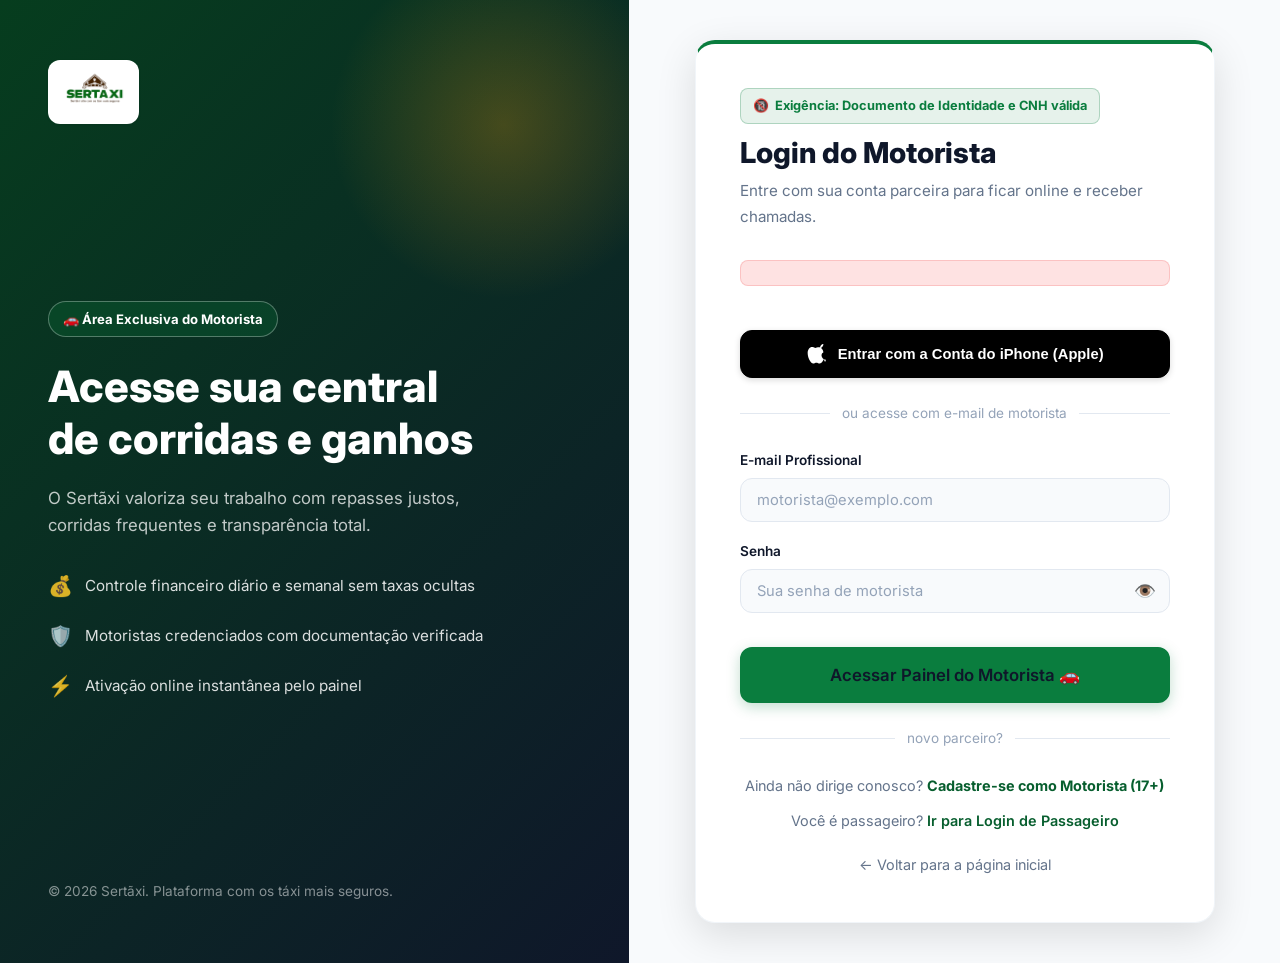
<file: login-motorista.html>
<!DOCTYPE html>
<html lang="pt-BR">
<head>
    <meta charset="UTF-8">
    <meta name="viewport" content="width=device-width, initial-scale=1.0">
    <title>Portal do Motorista Parceiro – Sertãxi</title>
    <link rel="icon" type="image/png" href="assets/logo.png">
    <link rel="preconnect" href="https://fonts.googleapis.com">
    <link rel="preconnect" href="https://fonts.gstatic.com" crossorigin>
    <link href="https://fonts.googleapis.com/css2?family=Inter:wght@400;500;600;700;800;900&display=swap" rel="stylesheet">
    <link rel="stylesheet" href="css/global.css">
    <link rel="stylesheet" href="css/auth.css">
</head>
<body>
    <div class="auth-wrapper">
        <!-- Banner Lateral Exclusivo do Motorista -->
        <aside class="auth-banner" style="background: linear-gradient(135deg, #063d1e 0%, #0F172A 100%);">
            <a href="index.html" class="logo">
                <div class="logo-box-light">
                    <img src="assets/logo.png" alt="Sertãxi" style="height: 52px; display: block;">
                </div>
            </a>

            <div class="auth-banner-content">
                <div class="auth-banner-badge" style="background: rgba(10, 125, 62, 0.25); color: #fff; border-color: rgba(255,255,255,0.3);">
                    🚗 Área Exclusiva do Motorista
                </div>
                <h2>Acesse sua central de corridas e ganhos</h2>
                <p>O Sertãxi valoriza seu trabalho com repasses justos, corridas frequentes e transparência total.</p>
                <div class="auth-features">
                    <div class="auth-feature-item">
                        <span class="auth-feature-icon">💰</span>
                        <span>Controle financeiro diário e semanal sem taxas ocultas</span>
                    </div>
                    <div class="auth-feature-item">
                        <span class="auth-feature-icon">🛡️</span>
                        <span>Motoristas credenciados com documentação verificada</span>
                    </div>
                    <div class="auth-feature-item">
                        <span class="auth-feature-icon">⚡</span>
                        <span>Ativação online instantânea pelo painel</span>
                    </div>
                </div>
            </div>

            <div class="auth-banner-footer">
                &copy; 2026 Sertãxi. Plataforma com os táxi mais seguros.
            </div>
        </aside>

        <!-- Formulário de Login do Motorista -->
        <main class="auth-main">
            <div class="auth-card driver-portal-card">
                <div class="auth-header">
                    <div class="badge-age-check">
                        <span>🔞</span> Exigência: Documento de Identidade e CNH válida
                    </div>
                    <h1>Login do Motorista</h1>
                    <p>Entre com sua conta parceira para ficar online e receber chamadas.</p>
                </div>

                <div id="authAlert" class="auth-alert error"></div>

                <!-- Botões de Login Social (Google e Apple / iPhone) -->
                <div class="social-auth-container">
                    <script src="https://accounts.google.com/gsi/client" async defer></script>
                    <div id="g_id_onload" 
                         data-client_id="1075367414956-8p3nrbd209l9lg89du3hbdjn3l05h72a.apps.googleusercontent.com" 
                         data-callback="handleGoogleDriver" 
                         data-auto_prompt="false">
                    </div>
                    <div class="g_id_signin" 
                         data-type="standard" 
                         data-size="large" 
                         data-theme="outline" 
                         data-text="sign_in_with" 
                         data-shape="rectangular" 
                         data-logo_alignment="left">
                    </div>

                    <button type="button" class="btn-social btn-apple" id="btnAppleLogin">
                        <svg viewBox="0 0 170 170" fill="currentColor">
                            <path d="M150.37 130.25c-2.45 5.66-5.35 10.87-8.71 15.66-4.58 6.53-8.33 11.05-11.22 13.56-4.48 4.12-9.28 6.23-14.42 6.35-3.69 0-8.14-1.05-13.32-3.18-5.19-2.12-9.97-3.17-14.34-3.17-4.58 0-9.49 1.05-14.75 3.17-5.26 2.13-9.5 3.24-12.74 3.35-4.35.13-9.16-1.9-14.42-6.08-3.7-3.04-7.7-7.83-12-14.36-6.19-9.35-11.13-20.2-14.82-32.54-3.69-12.35-5.54-24.18-5.54-35.5 0-14.79 3.58-26.96 10.74-36.5 7.16-9.55 16.32-14.39 27.48-14.53 4.8 0 10.08 1.25 15.84 3.75 5.76 2.5 9.74 3.86 11.94 4.09 2.08-.23 6.16-1.59 12.24-4.09 6.08-2.5 11.36-3.7 15.84-3.6 11.16.27 20.32 4.67 27.48 13.2 7.16 8.53 11.32 18.91 12.48 31.13-10.96 6.64-16.34 15.74-16.14 27.3.2 9.94 4.03 18.17 11.5 24.69 7.47 6.52 16.29 10.35 26.46 11.49-1.97 6.08-4.58 12.35-7.83 18.8zM119.22 31.84c0-7.39 2.65-14.39 7.95-21 5.3-6.61 11.96-10.59 19.98-11.94.43 1.3.65 2.5.65 3.6 0 7.39-2.75 14.44-8.25 21.15-5.5 6.71-12.16 10.74-19.98 12.09-.22-1.3-.35-2.6-.35-3.9z"/>
                        </svg>
                        <span>Entrar com a Conta do iPhone (Apple)</span>
                    </button>
                </div>

                <div class="auth-divider">
                    <span>ou acesse com e-mail de motorista</span>
                </div>

                <form id="driverLoginForm">
                    <div class="form-group">
                        <label for="email">E-mail Profissional</label>
                        <input type="email" id="email" class="form-control" placeholder="motorista@exemplo.com" required autocomplete="email">
                    </div>

                    <div class="form-group">
                        <label for="password">Senha</label>
                        <div class="password-field">
                            <input type="password" id="password" class="form-control" placeholder="Sua senha de motorista" required autocomplete="current-password">
                            <button type="button" class="password-toggle" id="togglePassword" aria-label="Mostrar/ocultar senha">👁️</button>
                        </div>
                    </div>

                    <button type="submit" class="btn btn-primary btn-lg btn-full mt-2">
                        Acessar Painel do Motorista 🚗
                    </button>
                </form>

                <div class="auth-divider">
                    <span>novo parceiro?</span>
                </div>

                <div class="auth-footer-links">
                    <p>Ainda não dirige conosco? <a href="cadastro-motorista.html"><strong>Cadastre-se como Motorista (17+)</strong></a></p>
                    <p>Você é passageiro? <a href="login.html">Ir para Login de Passageiro</a></p>
                    <p style="margin-top: 10px;"><a href="index.html" style="color: var(--text-light); font-weight: normal;">← Voltar para a página inicial</a></p>
                </div>
            </div>
        </main>
    </div>

    <script src="js/utils.js"></script>
    <script src="js/auth.js"></script>
    <script>
        document.addEventListener('DOMContentLoaded', () => {
            Auth.redirectIfLoggedIn();

            const form = document.getElementById('driverLoginForm');
            const alertBox = document.getElementById('authAlert');
            const togglePassword = document.getElementById('togglePassword');
            const passwordInput = document.getElementById('password');

            togglePassword.addEventListener('click', () => {
                const type = passwordInput.getAttribute('type') === 'password' ? 'text' : 'password';
                passwordInput.setAttribute('type', type);
                togglePassword.textContent = type === 'password' ? '👁️' : '🙈';
            });

            // Login tradicional
            form.addEventListener('submit', (e) => {
                e.preventDefault();
                const email = document.getElementById('email').value.trim();
                const password = document.getElementById('password').value;

                alertBox.style.display = 'none';

                const result = Auth.login(email, password, 'driver');

                if (result.success) {
                    alertBox.className = 'auth-alert success';
                    alertBox.textContent = 'Login aprovado! Entrando no painel do motorista...';
                    alertBox.style.display = 'flex';

                    setTimeout(() => {
                        window.location.href = 'painel-motorista.html';
                    }, 800);
                } else {
                    alertBox.className = 'auth-alert error';
                    alertBox.textContent = result.error || 'Erro ao autenticar motorista.';
                    alertBox.style.display = 'flex';
                }
            });

            // Login com Google
            document.getElementById('btnGoogleLogin').addEventListener('click', () => {
                alertBox.className = 'auth-alert success';
                alertBox.textContent = 'Autenticado com sucesso via Conta Google!';
                alertBox.style.display = 'flex';

                Auth.loginWithGoogle('driver');
                setTimeout(() => {
                    window.location.href = 'painel-motorista.html';
                }, 800);
            });

            // Login com Apple (iPhone)
            document.getElementById('btnAppleLogin').addEventListener('click', () => {
                alertBox.className = 'auth-alert success';
                alertBox.textContent = 'Autenticado com sucesso via Apple ID!';
                alertBox.style.display = 'flex';

                Auth.loginWithApple('driver');
                setTimeout(() => {
                    window.location.href = 'painel-motorista.html';
                }, 800);
            });
        });
    </script>
</body>
</html>
</file>
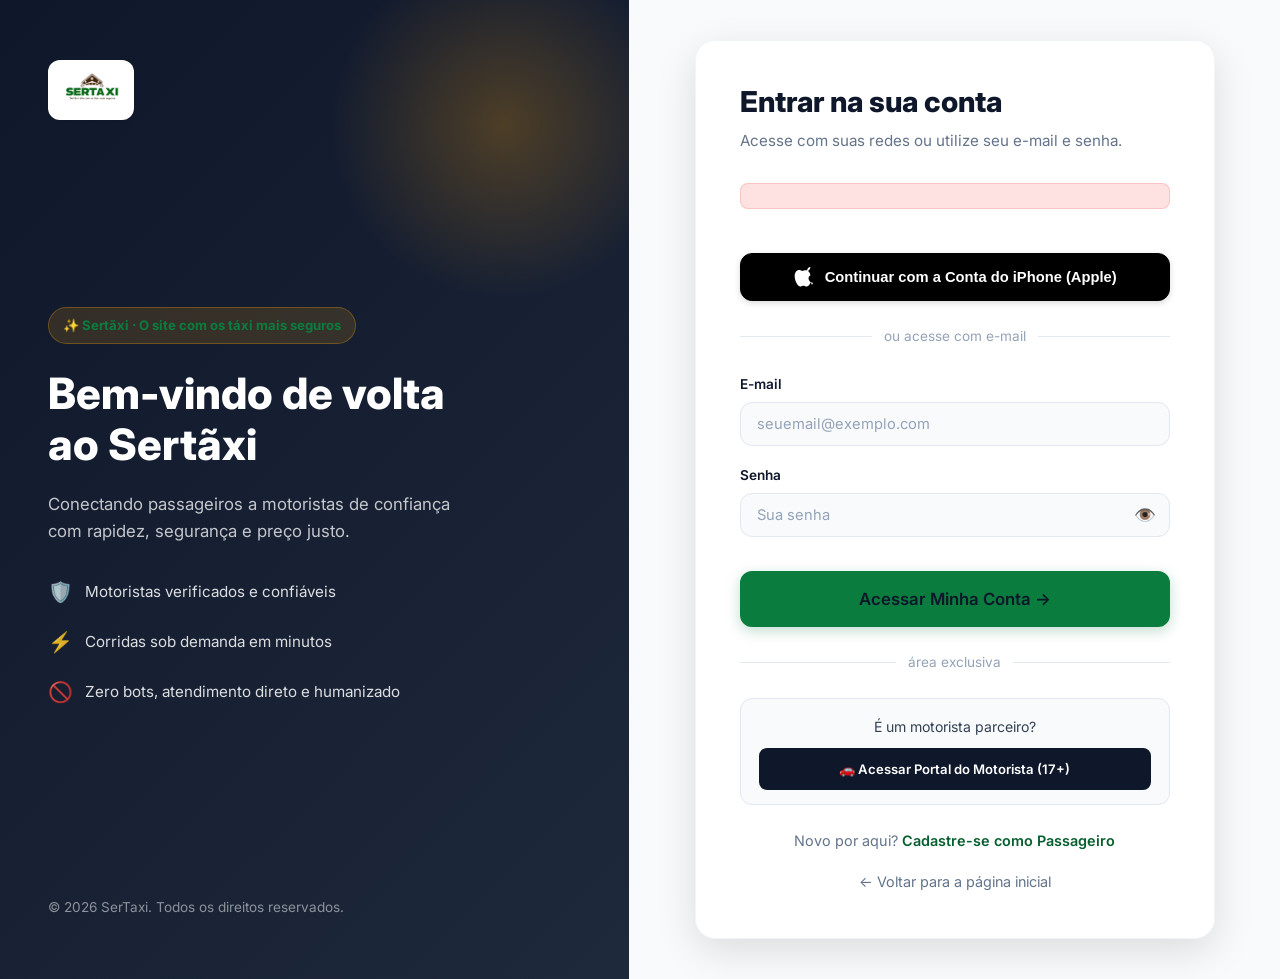
<file: login.html>
<!DOCTYPE html>
<html lang="pt-BR">
<head>
    <meta charset="UTF-8">
    <meta name="viewport" content="width=device-width, initial-scale=1.0">
    <title>Entrar – Sertãxi</title>
    <link rel="icon" type="image/png" href="assets/logo.png">
    <link rel="preconnect" href="https://fonts.googleapis.com">
    <link rel="preconnect" href="https://fonts.gstatic.com" crossorigin>
    <link href="https://fonts.googleapis.com/css2?family=Inter:wght@400;500;600;700;800;900&display=swap" rel="stylesheet">
    <link rel="stylesheet" href="css/global.css">
    <link rel="stylesheet" href="css/auth.css">
</head>
<body>
    <div class="auth-wrapper">
        <!-- Banner Lateral -->
        <aside class="auth-banner">
            <a href="index.html" class="logo">
                <div class="logo-box-light">
                    <img src="assets/logo.png" alt="Sertãxi" style="height: 48px; display: block;">
                </div>
            </a>

            <div class="auth-banner-content">
                <div class="auth-banner-badge">✨ Sertãxi · O site com os táxi mais seguros</div>
                <h2>Bem-vindo de volta ao Sertãxi</h2>
                <p>Conectando passageiros a motoristas de confiança com rapidez, segurança e preço justo.</p>
                <div class="auth-features">
                    <div class="auth-feature-item">
                        <span class="auth-feature-icon">🛡️</span>
                        <span>Motoristas verificados e confiáveis</span>
                    </div>
                    <div class="auth-feature-item">
                        <span class="auth-feature-icon">⚡</span>
                        <span>Corridas sob demanda em minutos</span>
                    </div>
                    <div class="auth-feature-item">
                        <span class="auth-feature-icon">🚫</span>
                        <span>Zero bots, atendimento direto e humanizado</span>
                    </div>
                </div>
            </div>

            <div class="auth-banner-footer">
                &copy; 2026 SerTaxi. Todos os direitos reservados.
            </div>
        </aside>

        <!-- Formulário de Login -->
        <main class="auth-main">
            <div class="auth-card">
                <div class="auth-header">
                    <h1>Entrar na sua conta</h1>
                    <p>Acesse com suas redes ou utilize seu e-mail e senha.</p>
                </div>

                <div id="authAlert" class="auth-alert error"></div>

                <!-- Botões de Login Social Profissionais -->
                <div class="social-auth-container">
                    <script src="https://accounts.google.com/gsi/client" async defer></script><div id="g_id_onload" data-client_id="1075367414956-8p3nrbd209l9lg89du3hbdjn3l05h72a.apps.googleusercontent.com" data-callback="handleGooglePassenger" data-auto_prompt="false"></div><div class="g_id_signin" data-type="standard" data-size="large" data-theme="outline" data-text="sign_in_with" data-shape="rectangular" data-logo_alignment="left"></div>

                    <button type="button" class="btn-social btn-apple" id="btnAppleLogin">
                        <svg viewBox="0 0 170 170" fill="currentColor">
                            <path d="M150.37 130.25c-2.45 5.66-5.35 10.87-8.71 15.66-4.58 6.53-8.33 11.05-11.22 13.56-4.48 4.12-9.28 6.23-14.42 6.35-3.69 0-8.14-1.05-13.32-3.18-5.19-2.12-9.97-3.17-14.34-3.17-4.58 0-9.49 1.05-14.75 3.17-5.26 2.13-9.5 3.24-12.74 3.35-4.35.13-9.16-1.9-14.42-6.08-3.7-3.04-7.7-7.83-12-14.36-6.19-9.35-11.13-20.2-14.82-32.54-3.69-12.35-5.54-24.18-5.54-35.5 0-14.79 3.58-26.96 10.74-36.5 7.16-9.55 16.32-14.39 27.48-14.53 4.8 0 10.08 1.25 15.84 3.75 5.76 2.5 9.74 3.86 11.94 4.09 2.08-.23 6.16-1.59 12.24-4.09 6.08-2.5 11.36-3.7 15.84-3.6 11.16.27 20.32 4.67 27.48 13.2 7.16 8.53 11.32 18.91 12.48 31.13-10.96 6.64-16.34 15.74-16.14 27.3.2 9.94 4.03 18.17 11.5 24.69 7.47 6.52 16.29 10.35 26.46 11.49-1.97 6.08-4.58 12.35-7.83 18.8zM119.22 31.84c0-7.39 2.65-14.39 7.95-21 5.3-6.61 11.96-10.59 19.98-11.94.43 1.3.65 2.5.65 3.6 0 7.39-2.75 14.44-8.25 21.15-5.5 6.71-12.16 10.74-19.98 12.09-.22-1.3-.35-2.6-.35-3.9z"/>
                        </svg>
                        <span>Continuar com a Conta do iPhone (Apple)</span>
                    </button>
                </div>

                <div class="auth-divider">
                    <span>ou acesse com e-mail</span>
                </div>

                <form id="loginForm">
                    <div class="form-group">
                        <label for="email">E-mail</label>
                        <input type="email" id="email" class="form-control" placeholder="seuemail@exemplo.com" required autocomplete="email">
                    </div>

                    <div class="form-group">
                        <label for="password">Senha</label>
                        <div class="password-field">
                            <input type="password" id="password" class="form-control" placeholder="Sua senha" required autocomplete="current-password">
                            <button type="button" class="password-toggle" id="togglePassword" aria-label="Mostrar/ocultar senha">👁️</button>
                        </div>
                    </div>

                    <button type="submit" class="btn btn-primary btn-lg btn-full mt-2">
                        Acessar Minha Conta →
                    </button>
                </form>

                <div class="auth-divider">
                    <span>área exclusiva</span>
                </div>

                <div style="background: var(--bg-soft); border: 1.5px solid var(--border); border-radius: var(--radius); padding: 14px 18px; text-align: center; margin-bottom: 16px;">
                    <span style="font-size: 0.88rem; color: var(--text);">É um motorista parceiro?</span>
                    <a href="login-motorista.html" class="btn btn-secondary btn-sm btn-full mt-1">
                        🚗 Acessar Portal do Motorista (17+)
                    </a>
                </div>

                <div class="auth-footer-links">
                    <p>Novo por aqui? <a href="cadastro-passageiro.html">Cadastre-se como Passageiro</a></p>
                    <p style="margin-top: 6px;"><a href="index.html" style="color: var(--text-light); font-weight: normal;">← Voltar para a página inicial</a></p>
                </div>
            </div>
        </main>
    </div>

    <script src="js/utils.js"></script>
    <script src="js/auth.js"></script>
    <script>
        document.addEventListener('DOMContentLoaded', () => {
            // Se já estiver logado, redireciona para o painel respectivo
            Auth.redirectIfLoggedIn();

            const loginForm = document.getElementById('loginForm');
            const alertBox = document.getElementById('authAlert');
            const togglePassword = document.getElementById('togglePassword');
            const passwordInput = document.getElementById('password');

            togglePassword.addEventListener('click', () => {
                const type = passwordInput.getAttribute('type') === 'password' ? 'text' : 'password';
                passwordInput.setAttribute('type', type);
                togglePassword.textContent = type === 'password' ? '👁️' : '🙈';
            });

            loginForm.addEventListener('submit', (e) => {
                e.preventDefault();
                const email = document.getElementById('email').value.trim();
                const password = document.getElementById('password').value;

                alertBox.classList.remove('error', 'success');
                alertBox.style.display = 'none';

                const result = Auth.login(email, password);

                if (result.success) {
                    alertBox.className = 'auth-alert success';
                    alertBox.textContent = 'Login efetuado com sucesso! Redirecionando...';
                    alertBox.style.display = 'flex';

                    setTimeout(() => {
                        if (result.user.type === 'driver') {
                            window.location.href = 'painel-motorista.html';
                        } else {
                            window.location.href = 'painel-passageiro.html';
                        }
                    }, 800);
                } else {
                    alertBox.className = 'auth-alert error';
                    alertBox.textContent = result.error || 'Falha ao autenticar.';
                    alertBox.style.display = 'flex';
                }
            });

            // Login Social Google substitu�do pelo real

            // Login Social Apple
            document.getElementById('btnAppleLogin').addEventListener('click', () => {
                alertBox.className = 'auth-alert success';
                alertBox.textContent = 'Autenticado com sucesso via Apple ID!';
                alertBox.style.display = 'flex';

                Auth.loginWithApple('passenger');
                setTimeout(() => {
                    window.location.href = 'painel-passageiro.html';
                }, 800);
            });
        });
    </script>
</body>
</html>
</file>
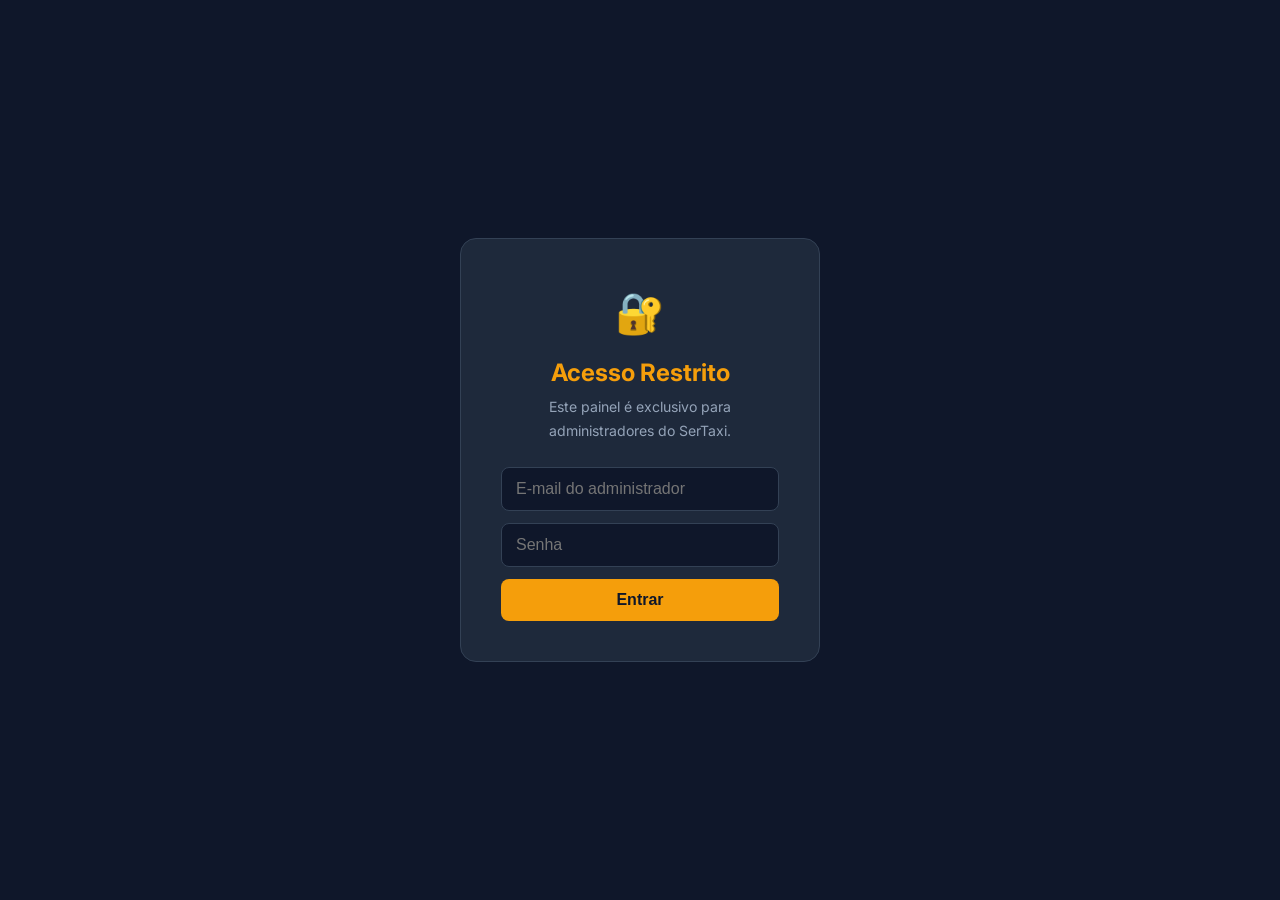
<file: painel-admin.html>
<!DOCTYPE html>
<html lang="pt-BR">
<head>
    <meta charset="UTF-8">
    <meta name="viewport" content="width=device-width, initial-scale=1.0">
    <title>Painel Admin – Sertãxi</title>
    <link rel="icon" type="image/png" href="assets/logo.png">
    <link href="https://fonts.googleapis.com/css2?family=Inter:wght@400;500;600;700;800&display=swap" rel="stylesheet">
    <link rel="stylesheet" href="css/global.css">
    <style>
        * { box-sizing: border-box; margin: 0; padding: 0; }
        body { font-family: 'Inter', sans-serif; background: #0f172a; color: #e2e8f0; min-height: 100vh; }

        .admin-header {
            background: #1e293b;
            border-bottom: 1px solid #334155;
            padding: 16px 32px;
            display: flex;
            align-items: center;
            justify-content: space-between;
        }
        .admin-header h1 { font-size: 1.2rem; font-weight: 800; color: #f59e0b; }
        .admin-header p { font-size: 0.8rem; color: #94a3b8; }
        .logout-btn {
            background: #dc2626; color: #fff; border: none;
            border-radius: 8px; padding: 8px 16px; font-size: 0.82rem;
            font-weight: 700; cursor: pointer;
        }

        .admin-body { padding: 32px; max-width: 1200px; margin: 0 auto; }

        .section-title {
            font-size: 1rem; font-weight: 700; color: #f59e0b;
            margin-bottom: 16px; display: flex; align-items: center; gap: 8px;
        }
        .badge-count {
            background: #ef4444; color: #fff;
            font-size: 0.72rem; font-weight: 700;
            padding: 2px 8px; border-radius: 99px;
        }

        .table-wrap {
            background: #1e293b;
            border: 1px solid #334155;
            border-radius: 12px;
            overflow: hidden;
            margin-bottom: 40px;
        }
        table { width: 100%; border-collapse: collapse; }
        th {
            background: #0f172a;
            color: #94a3b8;
            font-size: 0.75rem;
            font-weight: 700;
            text-transform: uppercase;
            letter-spacing: 0.05em;
            padding: 12px 16px;
            text-align: left;
        }
        td { padding: 12px 16px; font-size: 0.88rem; border-top: 1px solid #334155; }
        tr:hover td { background: #1a2744; }

        .type-badge {
            display: inline-block;
            padding: 3px 10px; border-radius: 99px;
            font-size: 0.75rem; font-weight: 700;
        }
        .type-passenger { background: #dbeafe; color: #1d4ed8; }
        .type-driver { background: #dcfce7; color: #16a34a; }

        .status-pending { color: #f59e0b; font-weight: 700; }
        .status-active { color: #22c55e; font-weight: 700; }
        .status-rejected { color: #ef4444; font-weight: 700; }
        .status-banned { color: #dc2626; font-weight: 700; }

        .comprovante-code {
            font-family: monospace;
            font-size: 0.75rem;
            color: #94a3b8;
            max-width: 160px;
            overflow: hidden;
            text-overflow: ellipsis;
            white-space: nowrap;
        }

        .btn-approve {
            background: #22c55e; color: #fff; border: none;
            border-radius: 6px; padding: 5px 12px;
            font-size: 0.78rem; font-weight: 700; cursor: pointer;
            margin-right: 4px;
        }
        .btn-reject {
            background: #ef4444; color: #fff; border: none;
            border-radius: 6px; padding: 5px 12px;
            font-size: 0.78rem; font-weight: 700; cursor: pointer;
            margin-right: 4px;
        }
        .btn-ban {
            background: #dc2626; color: #fff; border: none;
            border-radius: 6px; padding: 5px 10px;
            font-size: 0.75rem; font-weight: 700; cursor: pointer;
        }
        .btn-unban {
            background: #64748b; color: #fff; border: none;
            border-radius: 6px; padding: 5px 10px;
            font-size: 0.75rem; font-weight: 700; cursor: pointer;
        }

        .empty { color: #64748b; text-align: center; padding: 40px; font-size: 0.9rem; }

        .tabs {
            display: flex; gap: 8px; margin-bottom: 24px; flex-wrap: wrap;
        }
        .tab-btn {
            background: #1e293b; color: #94a3b8;
            border: 1px solid #334155; border-radius: 8px;
            padding: 8px 18px; font-size: 0.85rem; font-weight: 600;
            cursor: pointer; transition: all 0.2s;
        }
        .tab-btn.active {
            background: #f59e0b; color: #0f172a; border-color: #f59e0b;
        }

        .toast {
            position: fixed; bottom: 24px; right: 24px;
            background: #22c55e; color: #fff;
            padding: 12px 20px; border-radius: 10px;
            font-weight: 700; font-size: 0.88rem;
            display: none; z-index: 9999;
            box-shadow: 0 4px 24px rgba(0,0,0,0.3);
        }

        .login-wall {
            display: flex; align-items: center; justify-content: center;
            height: 100vh; text-align: center;
        }
        .login-wall-card {
            background: #1e293b; border: 1px solid #334155;
            border-radius: 16px; padding: 40px; max-width: 360px; width: 100%;
        }
        .login-wall-card h2 { color: #f59e0b; margin-bottom: 8px; }
        .login-wall-card p { color: #94a3b8; font-size: 0.88rem; margin-bottom: 24px; }
        .login-wall-card input {
            width: 100%; padding: 12px 14px; border-radius: 8px;
            border: 1px solid #334155; background: #0f172a;
            color: #e2e8f0; font-size: 1rem; margin-bottom: 12px;
        }
        .login-wall-card button {
            width: 100%; padding: 12px; background: #f59e0b; color: #0f172a;
            border: none; border-radius: 8px; font-size: 1rem;
            font-weight: 800; cursor: pointer;
        }
    </style>
</head>
<body>

<!-- Login Wall -->
<div class="login-wall" id="loginWall">
    <div class="login-wall-card">
        <div style="font-size: 2.5rem; margin-bottom: 12px;">🔐</div>
        <h2>Acesso Restrito</h2>
        <p>Este painel é exclusivo para administradores do SerTaxi.</p>
        <input type="email" id="adminEmail" placeholder="E-mail do administrador" autocomplete="off">
        <input type="password" id="adminPass" placeholder="Senha" autocomplete="off">
        <button onclick="adminLogin()">Entrar</button>
        <p id="loginError" style="color: #ef4444; font-size: 0.82rem; margin-top: 12px; display: none;"></p>
    </div>
</div>

<!-- Painel Admin -->
<div id="adminPanel" style="display: none;">
    <div class="admin-header">
        <div>
            <h1>🛡️ Painel de Administração – SerTaxi</h1>
            <p id="adminEmailDisplay"></p>
        </div>
        <button class="logout-btn" onclick="adminLogout()">Sair</button>
    </div>

    <div class="admin-body">
        <div class="tabs">
            <button class="tab-btn active" onclick="showTab('pending')">⏳ Pagamentos Pendentes <span class="badge-count" id="pendingCount">0</span></button>
            <button class="tab-btn" onclick="showTab('all')">👥 Todos os Usuários</button>
        </div>

        <!-- Aba Pendentes -->
        <div id="tabPending">
            <div class="section-title">⏳ Aguardando aprovação de pagamento PIX</div>
            <div class="table-wrap">
                <table>
                    <thead>
                        <tr>
                            <th>Nome</th>
                            <th>E-mail</th>
                            <th>Tipo</th>
                            <th>Comprovante PIX</th>
                            <th>Data Pagamento</th>
                            <th>Ações</th>
                        </tr>
                    </thead>
                    <tbody id="pendingTable"></tbody>
                </table>
            </div>
        </div>

        <!-- Aba Todos -->
        <div id="tabAll" style="display: none;">
            <div class="section-title">👥 Todos os Usuários Cadastrados</div>
            <div class="table-wrap">
                <table>
                    <thead>
                        <tr>
                            <th>Nome</th>
                            <th>E-mail</th>
                            <th>Tipo</th>
                            <th>Status</th>
                            <th>Cadastro</th>
                            <th>Ações</th>
                        </tr>
                    </thead>
                    <tbody id="allUsersTable"></tbody>
                </table>
            </div>
        </div>
    </div>
</div>

<div class="toast" id="toast"></div>

<script>
    const ADMIN_EMAIL = 'artur2206marques@gmail.com';
    const ADMIN_PASS  = 'sertaxi@admin2026'; // senha do painel

    function adminLogin() {
        const email = document.getElementById('adminEmail').value.trim();
        const pass  = document.getElementById('adminPass').value;
        const err   = document.getElementById('loginError');

        if (email === ADMIN_EMAIL && pass === ADMIN_PASS) {
            sessionStorage.setItem('sertaxi_admin', '1');
            document.getElementById('loginWall').style.display = 'none';
            document.getElementById('adminPanel').style.display = 'block';
            document.getElementById('adminEmailDisplay').textContent = 'Logado como: ' + email;
            renderAll();
        } else {
            err.textContent = 'E-mail ou senha incorretos.';
            err.style.display = 'block';
        }
    }

    function adminLogout() {
        sessionStorage.removeItem('sertaxi_admin');
        location.reload();
    }

    function showTab(tab) {
        document.querySelectorAll('.tab-btn').forEach(b => b.classList.remove('active'));
        event.target.classList.add('active');
        document.getElementById('tabPending').style.display = tab === 'pending' ? 'block' : 'none';
        document.getElementById('tabAll').style.display = tab === 'all' ? 'block' : 'none';
    }

    function getUsers() {
        return JSON.parse(localStorage.getItem('sertaxi_users') || '[]');
    }
    function saveUsers(users) {
        localStorage.setItem('sertaxi_users', JSON.stringify(users));
    }

    function formatDate(iso) {
        if (!iso) return '—';
        const d = new Date(iso);
        return d.toLocaleDateString('pt-BR') + ' ' + d.toLocaleTimeString('pt-BR', { hour: '2-digit', minute: '2-digit' });
    }

    function showToast(msg, ok = true) {
        const t = document.getElementById('toast');
        t.textContent = msg;
        t.style.background = ok ? '#22c55e' : '#ef4444';
        t.style.display = 'block';
        setTimeout(() => t.style.display = 'none', 3000);
    }

    function approveUser(id) {
        const users = getUsers();
        const u = users.find(u => u.id === id);
        if (!u) return;
        u.status = 'active';
        u.approvedAt = new Date().toISOString();
        saveUsers(users);
        showToast('✅ Usuário aprovado: ' + u.name);
        renderAll();
    }

    function rejectUser(id) {
        if (!confirm('Rejeitar este comprovante? O usuário não conseguirá acessar.')) return;
        const users = getUsers();
        const u = users.find(u => u.id === id);
        if (!u) return;
        u.status = 'rejected';
        saveUsers(users);
        showToast('❌ Comprovante rejeitado: ' + u.name, false);
        renderAll();
    }

    function banUser(id) {
        if (!confirm('Banir este usuário? Ele não conseguirá mais acessar o site.')) return;
        const users = getUsers();
        const u = users.find(u => u.id === id);
        if (!u) return;
        u.banned = true;
        saveUsers(users);
        showToast('🚫 Usuário banido: ' + u.name, false);
        renderAll();
    }

    function unbanUser(id) {
        const users = getUsers();
        const u = users.find(u => u.id === id);
        if (!u) return;
        u.banned = false;
        saveUsers(users);
        showToast('✅ Usuário desbloqueado: ' + u.name);
        renderAll();
    }

    function statusLabel(u) {
        if (u.banned) return '<span class="status-banned">🚫 Banido</span>';
        if (u.status === 'pending') return '<span class="status-pending">⏳ Pendente</span>';
        if (u.status === 'rejected') return '<span class="status-rejected">❌ Rejeitado</span>';
        return '<span class="status-active">✅ Ativo</span>';
    }

    function renderAll() {
        const users = getUsers();
        const pending = users.filter(u => u.status === 'pending');

        document.getElementById('pendingCount').textContent = pending.length;

        // Pendentes
        const pt = document.getElementById('pendingTable');
        if (pending.length === 0) {
            pt.innerHTML = '<tr><td colspan="6" class="empty">Nenhum pagamento pendente 🎉</td></tr>';
        } else {
            pt.innerHTML = pending.map(u => `
                <tr>
                    <td><strong>${u.name || '—'}</strong></td>
                    <td>${u.email || '—'}</td>
                    <td><span class="type-badge ${u.type === 'driver' ? 'type-driver' : 'type-passenger'}">${u.type === 'driver' ? '🚗 Motorista' : '🧳 Passageiro'}</span></td>
                    <td><div class="comprovante-code" title="${u.pixComprovante || ''}">${u.pixComprovante || '—'}</div></td>
                    <td>${formatDate(u.pixPaidAt)}</td>
                    <td>
                        <button class="btn-approve" onclick="approveUser('${u.id}')">✅ Aprovar</button>
                        <button class="btn-reject" onclick="rejectUser('${u.id}')">❌ Rejeitar</button>
                    </td>
                </tr>
            `).join('');
        }

        // Todos
        const at = document.getElementById('allUsersTable');
        if (users.length === 0) {
            at.innerHTML = '<tr><td colspan="6" class="empty">Nenhum usuário cadastrado ainda.</td></tr>';
        } else {
            at.innerHTML = users.map(u => `
                <tr>
                    <td><strong>${u.name || '—'}</strong></td>
                    <td>${u.email || '—'}</td>
                    <td><span class="type-badge ${u.type === 'driver' ? 'type-driver' : 'type-passenger'}">${u.type === 'driver' ? '🚗 Motorista' : '🧳 Passageiro'}</span></td>
                    <td>${statusLabel(u)}</td>
                    <td>${formatDate(u.createdAt)}</td>
                    <td>
                        ${u.banned
                            ? `<button class="btn-unban" onclick="unbanUser('${u.id}')">🔓 Desbanir</button>`
                            : `<button class="btn-ban" onclick="banUser('${u.id}')">🚫 Banir</button>`}
                    </td>
                </tr>
            `).join('');
        }
    }

    // Verifica se admin está logado
    if (sessionStorage.getItem('sertaxi_admin') === '1') {
        document.getElementById('loginWall').style.display = 'none';
        document.getElementById('adminPanel').style.display = 'block';
        document.getElementById('adminEmailDisplay').textContent = 'Logado como: ' + ADMIN_EMAIL;
        renderAll();
    }

    // Permite login teclando Enter
    document.addEventListener('keydown', (e) => {
        if (e.key === 'Enter' && document.getElementById('loginWall').style.display !== 'none') {
            adminLogin();
        }
    });
</script>
</body>
</html>
</file>
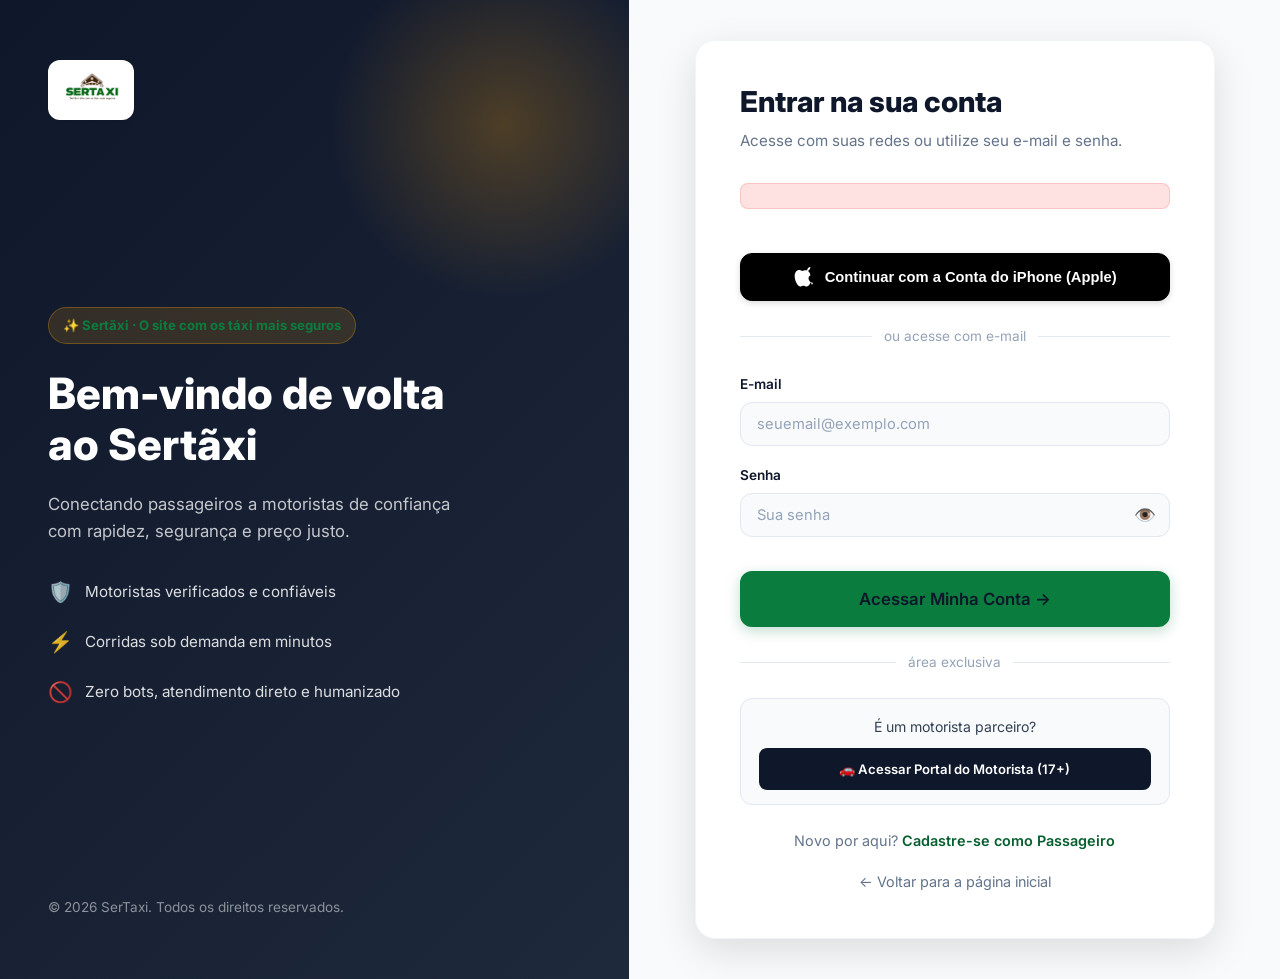
<file: painel-motorista.html>
<!DOCTYPE html>
<html lang="pt-BR">
<head>
    <meta charset="UTF-8">
    <meta name="viewport" content="width=device-width, initial-scale=1.0">
    <title>Painel do Motorista – Sertãxi</title>
    <link rel="icon" type="image/png" href="assets/logo.png">
    <link rel="preconnect" href="https://fonts.googleapis.com">
    <link rel="preconnect" href="https://fonts.gstatic.com" crossorigin>
    <link href="https://fonts.googleapis.com/css2?family=Inter:wght@400;500;600;700;800;900&display=swap" rel="stylesheet">
    <link rel="stylesheet" href="css/global.css">
    <link rel="stylesheet" href="css/dashboard.css">
</head>
<body>
    <div class="dashboard-layout">
        <!-- Sidebar -->
        <aside class="dashboard-sidebar" id="sidebar">
            <div class="sidebar-top">
                <a href="index.html" class="sidebar-brand">
                    <div class="logo-box-light" style="width: 100%;">
                        <img src="assets/logo.png" alt="Sertãxi" style="height: 42px; display: block; margin: 0 auto;">
                    </div>
                </a>

                <div class="user-profile-badge">
                    <div class="avatar avatar-primary" id="driverAvatar">MT</div>
                    <div class="user-profile-info">
                        <div class="user-profile-name" id="driverName">Carregando...</div>
                        <div class="user-profile-type">Motorista Parceiro</div>
                    </div>
                </div>

                <!-- Botão Online / Offline -->
                <div class="online-toggle-container">
                    <div class="flex items-center gap-1">
                        <span class="status-dot online" id="driverStatusDot"></span>
                        <span class="text-sm font-bold" id="driverStatusLabel">Online</span>
                    </div>
                    <label class="switch">
                        <input type="checkbox" id="onlineCheckbox" checked>
                        <span class="slider"></span>
                    </label>
                </div>

                <nav class="sidebar-menu">
                    <button class="menu-item active" data-tab="inicio">
                        <span class="menu-icon">🏠</span>
                        <span>Início</span>
                    </button>
                    <button class="menu-item" data-tab="disponiveis">
                        <span class="menu-icon">⚡</span>
                        <span>Corridas Disponíveis</span>
                    </button>
                    <button class="menu-item" data-tab="minhas-corridas">
                        <span class="menu-icon">📋</span>
                        <span>Minhas Viagens</span>
                    </button>
                    <button class="menu-item" data-tab="ganhos">
                        <span class="menu-icon">💰</span>
                        <span>Meus Ganhos</span>
                    </button>
                    <button class="menu-item" data-tab="perfil">
                        <span class="menu-icon">👤</span>
                        <span>Meu Perfil</span>
                    </button>
                </nav>
            </div>

            <div class="sidebar-bottom">
                <button class="logout-btn" id="logoutBtn">
                    <span>🚪</span>
                    <span>Sair da Conta</span>
                </button>
            </div>
        </aside>

        <!-- Conteúdo Principal -->
        <main class="dashboard-main">
            <header class="dashboard-header">
                <div class="flex items-center gap-2">
                    <button class="dashboard-mobile-btn" id="mobileToggleBtn" aria-label="Menu">☰</button>
                    <div class="header-title">
                        <h2 id="pageTitle">Painel do Motorista</h2>
                        <p id="pageSubtitle">Acompanhe suas corridas e ganhos em tempo real</p>
                    </div>
                </div>
                <div class="header-actions">
                    <span class="badge badge-success" id="driverStatusBadge">Disponível para corridas</span>
                </div>
            </header>

            <div class="dashboard-content">
                <!-- ABA 1: Início -->
                <section class="tab-content active" id="tab-inicio">
                    <div class="stats-grid">
                        <div class="stat-box">
                            <div class="stat-icon-wrapper green">💰</div>
                            <div class="stat-data">
                                <strong id="statEarningsToday">R$ 0,00</strong>
                                <span>Ganhos Hoje</span>
                            </div>
                        </div>
                        <div class="stat-box">
                            <div class="stat-icon-wrapper yellow">🚕</div>
                            <div class="stat-data">
                                <strong id="statRidesCount">0</strong>
                                <span>Corridas Realizadas</span>
                            </div>
                        </div>
                        <div class="stat-box">
                            <div class="stat-icon-wrapper blue">⭐</div>
                            <div class="stat-data">
                                <strong id="statDriverRating">4.9</strong>
                                <span>Sua Nota</span>
                            </div>
                        </div>
                    </div>

                    <!-- Corrida em Andamento do Motorista -->
                    <div id="driverActiveRideContainer" style="display: none;">
                        <div class="active-ride-card">
                            <div class="active-ride-header">
                                <div class="active-ride-pulse">
                                    <span class="status-dot online"></span>
                                    <span id="driverRideStatusText">Corrida Aceita!</span>
                                </div>
                                <span class="badge badge-info" id="driverRideBadge">Em atendimento</span>
                            </div>
                            <div class="ride-route mb-2">
                                <div class="route-item">
                                    <span class="route-badge origem">A</span>
                                    <span><strong>Passageiro(a):</strong> <span id="driverRidePassenger">Nome</span></span>
                                </div>
                                <div class="route-item">
                                    <span class="route-badge origem">📍</span>
                                    <span><strong>Local de Embarque:</strong> <span id="driverRideOrigin">-</span></span>
                                </div>
                                <div class="route-item">
                                    <span class="route-badge destino">🏁</span>
                                    <span><strong>Destino:</strong> <span id="driverRideDest">-</span></span>
                                </div>
                            </div>
                            <div class="ride-card-bottom">
                                <div>
                                    <div class="text-xs text-muted">VALOR A RECEBER</div>
                                    <div class="ride-price text-success" id="driverRidePrice">R$ 0,00</div>
                                </div>
                                <div class="flex gap-1" id="driverRideActions">
                                    <!-- Botões para iniciar e finalizar corrida inseridos via JS -->
                                </div>
                            </div>
                        </div>
                    </div>

                    <!-- Chamada para Corridas Disponíveis -->
                    <div class="card mb-3">
                        <div class="card-header">
                            <div>
                                <h3 style="font-size: 1.15rem; font-weight: 800;">Solicitações em Espera</h3>
                                <p class="text-muted text-sm">Passageiros aguardando motorista neste momento</p>
                            </div>
                            <button class="btn btn-outline btn-sm" onclick="switchTab('disponiveis')">
                                Ver Lista Completa ⚡
                            </button>
                        </div>
                        <div id="quickAvailableRides" class="rides-list">
                            <!-- Inserido dinamicamente -->
                        </div>
                    </div>
                </section>

                <!-- ABA 2: Corridas Disponíveis -->
                <section class="tab-content" id="tab-disponiveis">
                    <div id="offlineNotice" style="display: none;" class="card text-center mb-3">
                        <div style="font-size: 2.5rem; margin-bottom: 12px;">😴</div>
                        <h3>Você está Offline</h3>
                        <p class="text-muted mb-2">Ative o botão no menu lateral para visualizar e aceitar chamadas de passageiros.</p>
                        <div>
                            <button class="btn btn-primary" onclick="setDriverOnline(true)">Ficar Online Agora</button>
                        </div>
                    </div>

                    <div id="availableRidesContainer">
                        <div id="availableRidesList" class="rides-list">
                            <!-- Inserido dinamicamente -->
                        </div>
                    </div>
                </section>

                <!-- ABA 3: Minhas Viagens -->
                <section class="tab-content" id="tab-minhas-corridas">
                    <div class="filter-tabs">
                        <button class="filter-tab active" data-filter="all">Todas</button>
                        <button class="filter-tab" data-filter="completed">Concluídas</button>
                    </div>
                    <div id="driverHistoryList" class="rides-list">
                        <!-- Inserido dinamicamente -->
                    </div>
                </section>

                <!-- ABA 4: Meus Ganhos -->
                <section class="tab-content" id="tab-ganhos">
                    <div class="stats-grid">
                        <div class="stat-box">
                            <div class="stat-icon-wrapper green">💵</div>
                            <div class="stat-data">
                                <strong id="earningsTodayBox">R$ 0,00</strong>
                                <span>Ganhos Hoje</span>
                            </div>
                        </div>
                        <div class="stat-box">
                            <div class="stat-icon-wrapper blue">📅</div>
                            <div class="stat-data">
                                <strong id="earningsWeekBox">R$ 0,00</strong>
                                <span>Últimos 7 dias</span>
                            </div>
                        </div>
                        <div class="stat-box">
                            <div class="stat-icon-wrapper yellow">🏆</div>
                            <div class="stat-data">
                                <strong id="earningsTotalBox">R$ 0,00</strong>
                                <span>Ganhos Totais</span>
                            </div>
                        </div>
                    </div>

                    <div class="card">
                        <h3 class="mb-2" style="font-size: 1.15rem; font-weight: 800;">Extrato de Corridas Pagas</h3>
                        <p class="text-muted text-sm mb-3">Valores recebidos diretamente das corridas finalizadas.</p>
                        <div id="earningsDetailedList" class="rides-list">
                            <!-- Inserido dinamicamente -->
                        </div>
                    </div>
                </section>

                <!-- ABA 5: Meu Perfil -->
                <section class="tab-content" id="tab-perfil">
                    <div class="card" style="max-width: 650px;">
                        <h3 class="mb-2" style="font-size: 1.25rem; font-weight: 800;">Dados do Motorista e Veículo</h3>
                        <p class="text-muted mb-3">Atualize suas informações para que os passageiros o identifiquem com facilidade.</p>

                        <form id="driverProfileForm">
                            <div class="form-section-title">👤 Informações Pessoais</div>
                            <div class="form-group">
                                <label for="drvName">Nome Completo</label>
                                <input type="text" id="drvName" class="form-control" required>
                            </div>
                            <div class="form-group">
                                <label for="drvEmail">E-mail</label>
                                <input type="email" id="drvEmail" class="form-control" required>
                            </div>
                            <div class="form-row">
                                <div class="form-group">
                                    <label for="drvPhone">Telefone</label>
                                    <input type="tel" id="drvPhone" class="form-control" required>
                                </div>
                                <div class="form-group">
                                    <label for="drvCpf">CPF</label>
                                    <input type="text" id="drvCpf" class="form-control" disabled style="opacity: 0.7; cursor: not-allowed;">
                                </div>
                            </div>

                            <div class="form-section-title">🚗 Veículo Cadastrado</div>
                            <div class="form-group">
                                <label for="drvCarModel">Modelo do Veículo</label>
                                <input type="text" id="drvCarModel" class="form-control" required>
                            </div>
                            <div class="form-row">
                                <div class="form-group">
                                    <label for="drvCarPlate">Placa</label>
                                    <input type="text" id="drvCarPlate" class="form-control" required maxlength="8">
                                </div>
                                <div class="form-group">
                                    <label for="drvCarColor">Cor</label>
                                    <input type="text" id="drvCarColor" class="form-control" required>
                                </div>
                            </div>

                            <button type="submit" class="btn btn-primary btn-lg mt-2">
                                Salvar Alterações
                            </button>
                        </form>
                    </div>
                </section>
            </div>
        </main>
    </div>

    <script src="js/utils.js"></script>
    <script src="js/auth.js"></script>
    <script src="js/rides.js"></script>
    <script src="js/driver.js"></script>
</body>
</html>
</file>
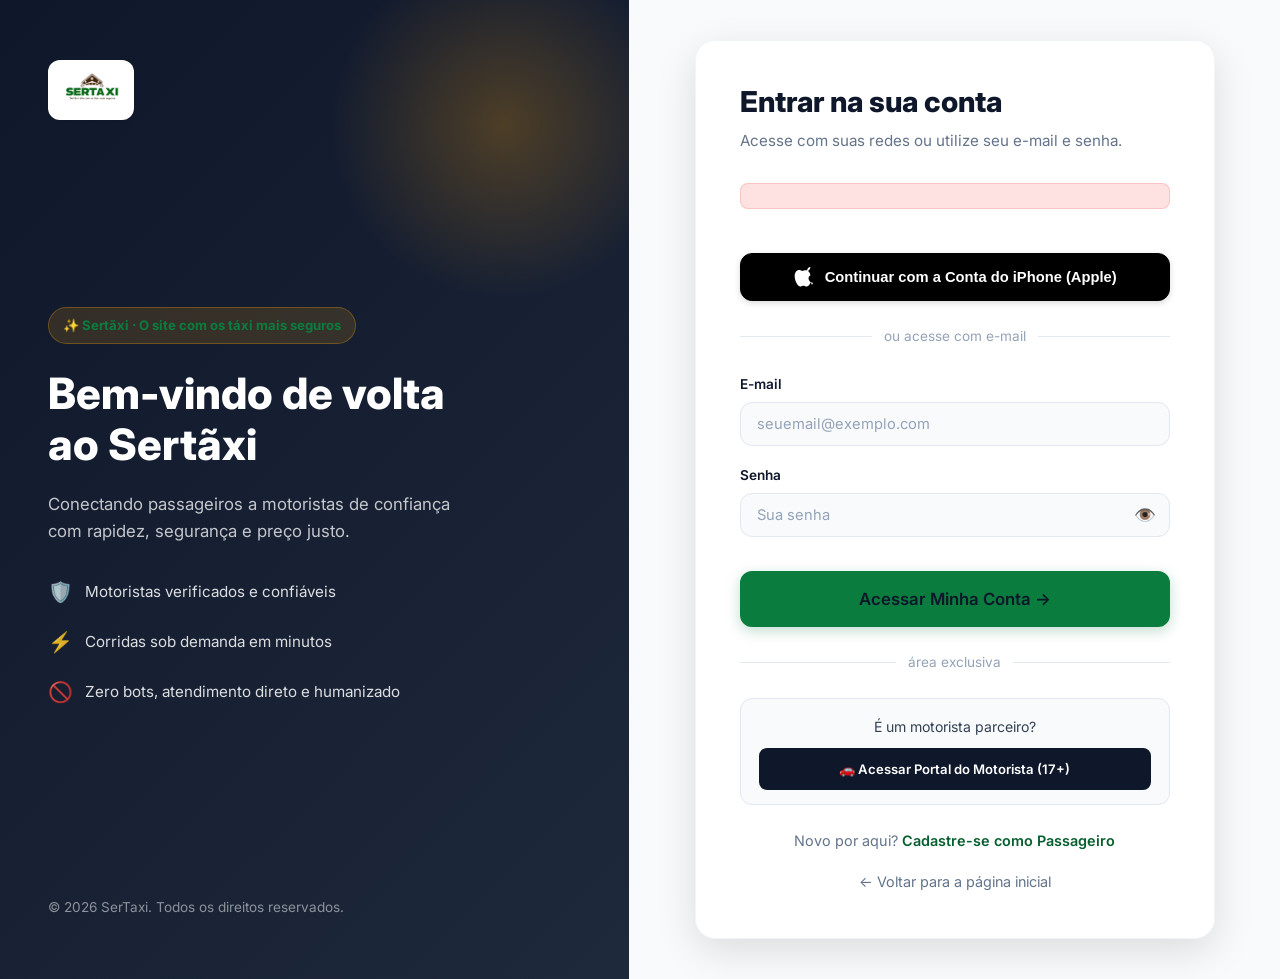
<file: painel-passageiro.html>
<!DOCTYPE html>
<html lang="pt-BR">
<head>
    <meta charset="UTF-8">
    <meta name="viewport" content="width=device-width, initial-scale=1.0">
    <title>Painel do Passageiro – Sertãxi</title>
    <link rel="icon" type="image/png" href="assets/logo.png">
    <link rel="preconnect" href="https://fonts.googleapis.com">
    <link rel="preconnect" href="https://fonts.gstatic.com" crossorigin>
    <link href="https://fonts.googleapis.com/css2?family=Inter:wght@400;500;600;700;800;900&display=swap" rel="stylesheet">
    <link rel="stylesheet" href="css/global.css">
    <link rel="stylesheet" href="css/dashboard.css">
</head>
<body>
    <div class="dashboard-layout">
        <!-- Sidebar -->
        <aside class="dashboard-sidebar" id="sidebar">
            <div class="sidebar-top">
                <a href="index.html" class="sidebar-brand">
                    <div class="logo-box-light" style="width: 100%;">
                        <img src="assets/logo.png" alt="Sertãxi" style="height: 42px; display: block; margin: 0 auto;">
                    </div>
                </a>

                <div class="user-profile-badge">
                    <div class="avatar avatar-primary" id="userAvatar">PS</div>
                    <div class="user-profile-info">
                        <div class="user-profile-name" id="userName">Carregando...</div>
                        <div class="user-profile-type">Passageiro</div>
                    </div>
                </div>

                <nav class="sidebar-menu">
                    <button class="menu-item active" data-tab="inicio">
                        <span class="menu-icon">🏠</span>
                        <span>Início</span>
                    </button>
                    <button class="menu-item" data-tab="nova-corrida">
                        <span class="menu-icon">🚕</span>
                        <span>Pedir Corrida</span>
                    </button>
                    <button class="menu-item" data-tab="minhas-corridas">
                        <span class="menu-icon">📋</span>
                        <span>Minhas Corridas</span>
                    </button>
                    <button class="menu-item" data-tab="perfil">
                        <span class="menu-icon">👤</span>
                        <span>Meu Perfil</span>
                    </button>
                </nav>
            </div>

            <div class="sidebar-bottom">
                <button class="logout-btn" id="logoutBtn">
                    <span>🚪</span>
                    <span>Sair da Conta</span>
                </button>
            </div>
        </aside>

        <!-- Conteúdo Principal -->
        <main class="dashboard-main">
            <header class="dashboard-header">
                <div class="flex items-center gap-2">
                    <button class="dashboard-mobile-btn" id="mobileToggleBtn" aria-label="Menu">☰</button>
                    <div class="header-title">
                        <h2 id="pageTitle">Visão Geral</h2>
                        <p id="pageSubtitle">Bem-vindo ao seu painel de passageiro</p>
                    </div>
                </div>
                <div class="header-actions">
                    <button class="btn btn-primary btn-sm" onclick="switchTab('nova-corrida')">
                        + Nova Corrida
                    </button>
                </div>
            </header>

            <div class="dashboard-content">
                <!-- ABA 1: Início -->
                <section class="tab-content active" id="tab-inicio">
                    <div class="stats-grid">
                        <div class="stat-box">
                            <div class="stat-icon-wrapper yellow">🚕</div>
                            <div class="stat-data">
                                <strong id="statTotalRides">0</strong>
                                <span>Corridas Realizadas</span>
                            </div>
                        </div>
                        <div class="stat-box">
                            <div class="stat-icon-wrapper green">⭐</div>
                            <div class="stat-data">
                                <strong id="statRating">5.0</strong>
                                <span>Sua Nota Média</span>
                            </div>
                        </div>
                        <div class="stat-box">
                            <div class="stat-icon-wrapper blue">⏳</div>
                            <div class="stat-data">
                                <strong id="statActiveRideStatus">Nenhuma</strong>
                                <span>Corrida em Andamento</span>
                            </div>
                        </div>
                    </div>

                    <!-- Card de Corrida Ativa (se houver) -->
                    <div id="activeRideContainer" style="display: none;">
                        <div class="active-ride-card">
                            <div class="active-ride-header">
                                <div class="active-ride-pulse">
                                    <span class="status-dot online"></span>
                                    <span id="activeRideStatusText">Aguardando motorista...</span>
                                </div>
                                <span class="badge badge-warning" id="activeRideBadge">Em espera</span>
                            </div>
                            <div class="ride-route mb-2">
                                <div class="route-item">
                                    <span class="route-badge origem">A</span>
                                    <span id="activeRideOrigin">Carregando...</span>
                                </div>
                                <div class="route-item">
                                    <span class="route-badge destino">B</span>
                                    <span id="activeRideDest">Carregando...</span>
                                </div>
                            </div>
                            <div class="ride-card-bottom">
                                <div>
                                    <div class="text-xs text-muted">VALOR ESTIMADO</div>
                                    <div class="ride-price" id="activeRidePrice">R$ 0,00</div>
                                </div>
                                <div id="activeRideDriverSection" style="display: none;">
                                    <div class="text-xs text-muted">MOTORISTA</div>
                                    <strong id="activeRideDriverName">-</strong>
                                    <div class="text-xs text-muted" id="activeRideDriverCar">-</div>
                                </div>
                                <div>
                                    <button class="btn btn-outline btn-sm" id="cancelActiveRideBtn">
                                        Cancelar Corrida
                                    </button>
                                </div>
                            </div>
                        </div>
                    </div>

                    <!-- Histórico Recente -->
                    <div class="card">
                        <div class="card-header">
                            <h3 style="font-size: 1.1rem; font-weight: 700;">Últimas Corridas</h3>
                            <a href="javascript:void(0)" onclick="switchTab('minhas-corridas')" class="btn btn-ghost btn-sm">Ver todas →</a>
                        </div>
                        <div id="recentRidesList" class="rides-list">
                            <!-- Inserido dinamicamente -->
                        </div>
                    </div>
                </section>

                <!-- ABA 2: Pedir Nova Corrida -->
                <section class="tab-content" id="tab-nova-corrida">
                    <div class="card" style="max-width: 650px; margin: 0 auto;">
                        <h3 class="mb-2" style="font-size: 1.3rem; font-weight: 800;">Para onde vamos hoje?</h3>
                        <p class="text-muted mb-3">Informe seu ponto de partida e destino para calcularmos a rota e o preço.</p>

                        <form id="newRideForm">
                            <div class="form-group">
                                <label for="rideOrigin">📍 Local de Embarque (Origem)</label>
                                <input type="text" id="rideOrigin" class="form-control" placeholder="Ex: Av. Paulista, 1000 - Bela Vista" required>
                            </div>

                            <div class="form-group">
                                <label for="rideDestination">🏁 Destino Final</label>
                                <input type="text" id="rideDestination" class="form-control" placeholder="Ex: Aeroporto de Congonhas - Portão 2" required>
                            </div>

                            <div class="form-group">
                                <label>Forma de Pagamento Preferida</label>
                                <select class="form-control" id="ridePaymentMethod">
                                    <option value="pix">PIX (Direto com o motorista)</option>
                                    <option value="dinheiro">Dinheiro</option>
                                    <option value="cartao">Cartão de Crédito / Débito na maquininha</option>
                                </select>
                            </div>

                            <div id="rideEstimateBox" style="display: none; background: var(--bg-soft); border: 1.5px dashed var(--border); border-radius: var(--radius); padding: 20px; margin-bottom: 20px;">
                                <div class="flex justify-between items-center mb-1">
                                    <span class="text-muted">Valor estimado da viagem:</span>
                                    <span class="ride-price text-success" id="estimatedPriceText">R$ 0,00</span>
                                </div>
                                <div class="text-xs text-muted">
                                    * Tarifa calculada com preço base justo do SerTaxi sem cobrança dinâmica abusiva.
                                </div>
                            </div>

                            <div class="flex gap-2">
                                <button type="button" class="btn btn-outline btn-lg" id="btnCalculatePrice">
                                    Calcular Preço
                                </button>
                                <button type="submit" class="btn btn-primary btn-lg flex-1" id="btnConfirmRide">
                                    Confirmar Solicitação de Corrida 🚖
                                </button>
                            </div>
                        </form>
                    </div>
                </section>

                <!-- ABA 3: Minhas Corridas -->
                <section class="tab-content" id="tab-minhas-corridas">
                    <div class="filter-tabs">
                        <button class="filter-tab active" data-filter="all">Todas</button>
                        <button class="filter-tab" data-filter="active">Em Andamento</button>
                        <button class="filter-tab" data-filter="completed">Concluídas</button>
                    </div>
                    <div id="allRidesList" class="rides-list">
                        <!-- Inserido dinamicamente -->
                    </div>
                </section>

                <!-- ABA 4: Meu Perfil -->
                <section class="tab-content" id="tab-perfil">
                    <div class="card" style="max-width: 600px;">
                        <h3 class="mb-2" style="font-size: 1.25rem; font-weight: 800;">Dados Cadastrais</h3>
                        <p class="text-muted mb-3">Mantenha suas informações sempre atualizadas para facilitar o contato.</p>

                        <form id="profileForm">
                            <div class="form-group">
                                <label for="profName">Nome Completo</label>
                                <input type="text" id="profName" class="form-control" required>
                            </div>
                            <div class="form-group">
                                <label for="profEmail">E-mail</label>
                                <input type="email" id="profEmail" class="form-control" required>
                            </div>
                            <div class="form-row">
                                <div class="form-group">
                                    <label for="profPhone">Telefone</label>
                                    <input type="tel" id="profPhone" class="form-control" required>
                                </div>
                                <div class="form-group">
                                    <label for="profCpf">CPF</label>
                                    <input type="text" id="profCpf" class="form-control" disabled style="opacity: 0.7; cursor: not-allowed;">
                                </div>
                            </div>
                            <button type="submit" class="btn btn-primary btn-lg mt-2">
                                Salvar Alterações
                            </button>
                        </form>
                    </div>
                </section>
            </div>
        </main>
    </div>

    <script src="js/utils.js"></script>
    <script src="js/auth.js"></script>
    <script src="js/rides.js"></script>
    <script src="js/passenger.js"></script>
</body>
</html>
</file>
<file: css/global.css>
/* =========================================
   SERTAXI – Global Design System
   ========================================= */

/* --- Variables --- */
:root {
    --primary: #0A7D3E;
    --primary-dark: #075E2E;
    --primary-darker: #054622;
    --primary-light: #C2E7D0;
    --primary-lighter: #F0F9F4;
    --primary-glow: rgba(10, 125, 62, 0.25);

    --leather: #6B3B18;
    --leather-light: #F7EFE8;
    --leather-dark: #4A270E;

    --dark: #0F172A;
    --dark-soft: #1E293B;
    --text: #334155;
    --text-light: #64748B;
    --text-lighter: #94A3B8;

    --bg: #FFFFFF;
    --bg-soft: #F8FAFC;
    --bg-card: #FFFFFF;
    --border: #E2E8F0;
    --border-light: #F1F5F9;

    --success: #0A7D3E;
    --success-light: #D1FAE5;
    --danger: #EF4444;
    --danger-light: #FEE2E2;
    --warning: #F59E0B;
    --warning-light: #FEF3C7;
    --info: #3B82F6;
    --info-light: #DBEAFE;

    --radius: 12px;
    --radius-sm: 8px;
    --radius-lg: 20px;
    --radius-full: 9999px;

    --shadow-sm: 0 1px 3px rgba(0,0,0,0.06);
    --shadow-md: 0 4px 16px rgba(0,0,0,0.08);
    --shadow-lg: 0 12px 40px rgba(0,0,0,0.12);
    --shadow-xl: 0 20px 60px rgba(0,0,0,0.15);

    --transition: 0.3s cubic-bezier(0.4, 0, 0.2, 1);
}

/* --- Reset --- */
*, *::before, *::after {
    margin: 0;
    padding: 0;
    box-sizing: border-box;
}

html {
    scroll-behavior: smooth;
    scroll-padding-top: 80px;
}

body {
    font-family: 'Inter', -apple-system, BlinkMacSystemFont, sans-serif;
    color: var(--text);
    background: var(--bg);
    line-height: 1.7;
    -webkit-font-smoothing: antialiased;
    overflow-x: hidden;
    min-height: 100vh;
}

img { max-width: 100%; display: block; }
a { text-decoration: none; color: inherit; }
ul { list-style: none; }

.container {
    max-width: 1200px;
    margin: 0 auto;
    padding: 0 24px;
}

.highlight { color: var(--primary); }

/* --- Typography --- */
h1, h2, h3, h4, h5, h6 {
    color: var(--dark);
    line-height: 1.2;
}

/* --- Buttons --- */
.btn {
    display: inline-flex;
    align-items: center;
    justify-content: center;
    gap: 8px;
    font-family: inherit;
    font-weight: 600;
    font-size: 0.95rem;
    border: 2px solid transparent;
    border-radius: var(--radius);
    padding: 12px 24px;
    cursor: pointer;
    transition: var(--transition);
    text-align: center;
    white-space: nowrap;
}

.btn:disabled {
    opacity: 0.5;
    cursor: not-allowed;
}

.btn-primary {
    background: var(--primary);
    color: var(--dark);
    border-color: var(--primary);
    box-shadow: 0 4px 14px var(--primary-glow);
}

.btn-primary:hover:not(:disabled) {
    background: var(--primary-dark);
    border-color: var(--primary-dark);
    transform: translateY(-2px);
    box-shadow: 0 6px 20px var(--primary-glow);
}

.btn-secondary {
    background: var(--dark);
    color: #fff;
    border-color: var(--dark);
}

.btn-secondary:hover:not(:disabled) {
    background: var(--dark-soft);
    border-color: var(--dark-soft);
    transform: translateY(-2px);
}

.btn-outline {
    background: transparent;
    color: var(--dark);
    border-color: var(--border);
}

.btn-outline:hover:not(:disabled) {
    border-color: var(--primary);
    color: var(--primary);
    background: rgba(245, 158, 11, 0.05);
}

.btn-outline-white {
    background: transparent;
    color: #fff;
    border-color: rgba(255,255,255,0.3);
}

.btn-outline-white:hover:not(:disabled) {
    background: rgba(255,255,255,0.1);
    border-color: #fff;
}

.btn-success {
    background: var(--success);
    color: #fff;
    border-color: var(--success);
}

.btn-success:hover:not(:disabled) {
    background: #059669;
    border-color: #059669;
    transform: translateY(-2px);
}

.btn-danger {
    background: var(--danger);
    color: #fff;
    border-color: var(--danger);
}

.btn-danger:hover:not(:disabled) {
    background: #DC2626;
    border-color: #DC2626;
    transform: translateY(-2px);
}

.btn-ghost {
    background: transparent;
    color: var(--text-light);
    border-color: transparent;
    padding: 8px 16px;
}

.btn-ghost:hover:not(:disabled) {
    color: var(--dark);
    background: var(--bg-soft);
}

.btn-lg {
    padding: 16px 32px;
    font-size: 1.05rem;
}

.btn-sm {
    padding: 8px 16px;
    font-size: 0.82rem;
    border-radius: var(--radius-sm);
}

.btn-full { width: 100%; }

.btn-icon {
    width: 40px;
    height: 40px;
    padding: 0;
    border-radius: var(--radius-sm);
}

/* --- Forms --- */
.form-group {
    margin-bottom: 18px;
}

.form-group label {
    display: block;
    font-size: 0.85rem;
    font-weight: 600;
    color: var(--dark);
    margin-bottom: 6px;
}

.form-control {
    width: 100%;
    padding: 12px 16px;
    border: 1.5px solid var(--border);
    border-radius: var(--radius);
    font-family: inherit;
    font-size: 0.92rem;
    color: var(--dark);
    background: var(--bg-soft);
    transition: var(--transition);
    outline: none;
}

.form-control:focus {
    border-color: var(--primary);
    box-shadow: 0 0 0 3px var(--primary-glow);
    background: var(--bg);
}

.form-control::placeholder {
    color: var(--text-lighter);
}

.form-control.error {
    border-color: var(--danger);
    box-shadow: 0 0 0 3px rgba(239, 68, 68, 0.15);
}

.form-error {
    font-size: 0.78rem;
    color: var(--danger);
    margin-top: 4px;
    display: none;
}

.form-error.show {
    display: block;
}

.form-row {
    display: grid;
    grid-template-columns: 1fr 1fr;
    gap: 16px;
}

select.form-control {
    appearance: none;
    background-image: url("data:image/svg+xml,%3Csvg xmlns='http://www.w3.org/2000/svg' width='12' height='12' fill='%2364748B' viewBox='0 0 16 16'%3E%3Cpath d='M8 11L3 6h10l-5 5z'/%3E%3C/svg%3E");
    background-repeat: no-repeat;
    background-position: right 12px center;
    padding-right: 36px;
}

textarea.form-control {
    resize: vertical;
    min-height: 80px;
}

/* --- Cards --- */
.card {
    background: var(--bg-card);
    border: 1px solid var(--border-light);
    border-radius: var(--radius-lg);
    padding: 24px;
    transition: var(--transition);
}

.card:hover {
    box-shadow: var(--shadow-md);
}

.card-header {
    display: flex;
    align-items: center;
    justify-content: space-between;
    margin-bottom: 16px;
}

/* --- Badges --- */
.badge {
    display: inline-flex;
    align-items: center;
    gap: 4px;
    font-size: 0.75rem;
    font-weight: 700;
    padding: 4px 12px;
    border-radius: var(--radius-full);
    text-transform: uppercase;
    letter-spacing: 0.5px;
}

.badge-warning {
    background: var(--warning-light);
    color: var(--primary-darker);
}

.badge-success {
    background: var(--success-light);
    color: #065F46;
}

.badge-danger {
    background: var(--danger-light);
    color: #991B1B;
}

.badge-info {
    background: var(--info-light);
    color: #1E40AF;
}

.badge-neutral {
    background: var(--border-light);
    color: var(--text-light);
}

/* --- Section Tags --- */
.section-tag {
    display: inline-block;
    background: rgba(245, 158, 11, 0.12);
    color: var(--primary-dark);
    font-size: 0.82rem;
    font-weight: 700;
    padding: 6px 16px;
    border-radius: var(--radius-full);
    text-transform: uppercase;
    letter-spacing: 1px;
    margin-bottom: 16px;
}

/* --- Navbar (shared) --- */
.navbar {
    position: fixed;
    top: 0;
    left: 0;
    right: 0;
    z-index: 1000;
    background: rgba(255, 255, 255, 0.85);
    backdrop-filter: blur(16px);
    -webkit-backdrop-filter: blur(16px);
    border-bottom: 1px solid transparent;
    transition: var(--transition);
}

.navbar.scrolled {
    background: rgba(255, 255, 255, 0.95);
    border-bottom-color: var(--border);
    box-shadow: var(--shadow-sm);
}

.navbar.dark {
    background: rgba(15, 23, 42, 0.9);
}

.navbar.dark.scrolled {
    background: rgba(15, 23, 42, 0.95);
    border-bottom-color: rgba(255,255,255,0.1);
}

.nav-container {
    display: flex;
    align-items: center;
    justify-content: space-between;
    height: 72px;
    max-width: 1200px;
    margin: 0 auto;
    padding: 0 24px;
}

.logo {
    display: flex;
    align-items: center;
    gap: 10px;
    font-size: 1.5rem;
    font-weight: 800;
}

.logo-img {
    height: 46px;
    width: auto;
    object-fit: contain;
    border-radius: var(--radius-sm);
    display: block;
}

.logo-img-lg {
    height: 64px;
    width: auto;
    object-fit: contain;
    border-radius: var(--radius);
    display: block;
}

.logo-box-light {
    background: #ffffff;
    padding: 6px 10px;
    border-radius: var(--radius);
    display: inline-flex;
    align-items: center;
    justify-content: center;
    box-shadow: var(--shadow-sm);
}

.logo-icon { font-size: 1.6rem; }
.logo-text { color: var(--dark); }

.nav-links {
    display: flex;
    align-items: center;
    gap: 24px;
}

.nav-links a {
    font-size: 0.9rem;
    font-weight: 500;
    color: var(--text-light);
    transition: var(--transition);
}

.nav-links a:hover { color: var(--dark); }

.nav-actions {
    display: flex;
    align-items: center;
    gap: 12px;
}

.mobile-toggle {
    display: none;
    flex-direction: column;
    gap: 5px;
    background: none;
    border: none;
    cursor: pointer;
    padding: 8px;
}

.mobile-toggle span {
    width: 24px;
    height: 2.5px;
    background: var(--dark);
    border-radius: 2px;
    transition: var(--transition);
}

/* --- Avatar --- */
.avatar {
    width: 40px;
    height: 40px;
    border-radius: 50%;
    display: flex;
    align-items: center;
    justify-content: center;
    font-weight: 800;
    font-size: 1rem;
    flex-shrink: 0;
}

.avatar-primary {
    background: var(--primary-light);
    color: var(--primary-darker);
}

.avatar-success {
    background: var(--success-light);
    color: #065F46;
}

.avatar-lg {
    width: 64px;
    height: 64px;
    font-size: 1.5rem;
}

/* --- Status dot --- */
.status-dot {
    width: 10px;
    height: 10px;
    border-radius: 50%;
    display: inline-block;
    flex-shrink: 0;
}

.status-dot.online {
    background: var(--success);
    box-shadow: 0 0 0 3px var(--success-light);
    animation: pulse-green 2s infinite;
}

.status-dot.offline {
    background: var(--text-lighter);
}

@keyframes pulse-green {
    0%, 100% { box-shadow: 0 0 0 0 rgba(16, 185, 129, 0.4); }
    50% { box-shadow: 0 0 0 8px rgba(16, 185, 129, 0); }
}

/* --- Empty state --- */
.empty-state {
    text-align: center;
    padding: 60px 20px;
    color: var(--text-lighter);
}

.empty-state .empty-icon {
    font-size: 3rem;
    margin-bottom: 16px;
}

.empty-state h3 {
    color: var(--text-light);
    font-size: 1.1rem;
    margin-bottom: 8px;
}

.empty-state p {
    font-size: 0.9rem;
    max-width: 360px;
    margin: 0 auto;
}

/* --- Toast notifications --- */
.toast-container {
    position: fixed;
    top: 88px;
    right: 24px;
    z-index: 9999;
    display: flex;
    flex-direction: column;
    gap: 8px;
}

.toast {
    background: var(--bg-card);
    border: 1px solid var(--border);
    border-radius: var(--radius);
    padding: 14px 20px;
    box-shadow: var(--shadow-lg);
    display: flex;
    align-items: center;
    gap: 10px;
    font-size: 0.9rem;
    font-weight: 500;
    min-width: 280px;
    max-width: 400px;
    animation: slideIn 0.3s ease;
    transition: var(--transition);
}

.toast.success { border-left: 4px solid var(--success); }
.toast.error { border-left: 4px solid var(--danger); }
.toast.info { border-left: 4px solid var(--info); }

.toast.fade-out {
    opacity: 0;
    transform: translateX(100%);
}

@keyframes slideIn {
    from { opacity: 0; transform: translateX(100%); }
    to { opacity: 1; transform: translateX(0); }
}

/* --- Modal --- */
.modal-overlay {
    position: fixed;
    inset: 0;
    background: rgba(0, 0, 0, 0.5);
    backdrop-filter: blur(4px);
    z-index: 2000;
    display: none;
    align-items: center;
    justify-content: center;
    padding: 24px;
    animation: fadeIn 0.2s ease;
}

.modal-overlay.active {
    display: flex;
}

.modal {
    background: var(--bg-card);
    border-radius: var(--radius-lg);
    padding: 32px;
    max-width: 480px;
    width: 100%;
    max-height: 90vh;
    overflow-y: auto;
    box-shadow: var(--shadow-xl);
    animation: scaleIn 0.3s ease;
}

.modal-header {
    display: flex;
    align-items: center;
    justify-content: space-between;
    margin-bottom: 24px;
}

.modal-header h3 {
    font-size: 1.2rem;
    font-weight: 700;
}

.modal-close {
    background: none;
    border: none;
    font-size: 1.4rem;
    cursor: pointer;
    color: var(--text-lighter);
    padding: 4px;
    transition: var(--transition);
}

.modal-close:hover { color: var(--dark); }

@keyframes fadeIn {
    from { opacity: 0; }
    to { opacity: 1; }
}

@keyframes scaleIn {
    from { opacity: 0; transform: scale(0.95); }
    to { opacity: 1; transform: scale(1); }
}

/* --- Footer --- */
.footer {
    background: var(--dark);
    color: rgba(255, 255, 255, 0.7);
    padding: 40px 0 24px;
}

.footer-simple {
    display: flex;
    align-items: center;
    justify-content: space-between;
    max-width: 1200px;
    margin: 0 auto;
    padding: 0 24px;
}

.footer-simple .logo-text { color: #fff; }

.footer-simple p {
    font-size: 0.82rem;
}

/* --- Utilities --- */
.text-center { text-align: center; }
.text-right { text-align: right; }
.text-success { color: var(--success) !important; }
.text-danger { color: var(--danger) !important; }
.text-muted { color: var(--text-lighter) !important; }
.text-sm { font-size: 0.85rem; }
.text-xs { font-size: 0.78rem; }
.font-bold { font-weight: 700; }
.mt-1 { margin-top: 8px; }
.mt-2 { margin-top: 16px; }
.mt-3 { margin-top: 24px; }
.mt-4 { margin-top: 32px; }
.mb-1 { margin-bottom: 8px; }
.mb-2 { margin-bottom: 16px; }
.mb-3 { margin-bottom: 24px; }
.gap-1 { gap: 8px; }
.gap-2 { gap: 16px; }
.flex { display: flex; }
.flex-col { flex-direction: column; }
.items-center { align-items: center; }
.justify-between { justify-content: space-between; }
.flex-wrap { flex-wrap: wrap; }
.hidden { display: none !important; }

/* --- Responsive --- */
@media (max-width: 768px) {
    .nav-links { display: none; }
    .mobile-toggle { display: flex; }
    .nav-links.active {
        display: flex;
        flex-direction: column;
        position: absolute;
        top: 72px;
        left: 0;
        right: 0;
        background: var(--bg);
        padding: 24px;
        gap: 16px;
        border-bottom: 1px solid var(--border);
        box-shadow: var(--shadow-md);
    }
    .form-row {
        grid-template-columns: 1fr;
    }
    .footer-simple {
        flex-direction: column;
        gap: 8px;
        text-align: center;
    }
}
</file>
<file: css/landing.css>
/* =========================================
   SERTAXI – Estilos Específicos da Landing Page
   ========================================= */

.hero {
    position: relative;
    min-height: 90vh;
    display: flex;
    align-items: center;
    background: linear-gradient(135deg, #F0F9F4 0%, #E2F4E9 40%, #D1EEDB 100%);
    padding-top: 100px;
    padding-bottom: 80px;
    overflow: hidden;
}

.hero-bg {
    position: absolute;
    inset: 0;
    background-image:
        radial-gradient(circle at 15% 45%, rgba(10, 125, 62, 0.15) 0%, transparent 55%),
        radial-gradient(circle at 85% 15%, rgba(107, 59, 24, 0.1) 0%, transparent 45%);
}

.hero-grid {
    display: grid;
    grid-template-columns: 1.15fr 0.85fr;
    gap: 48px;
    align-items: center;
    position: relative;
    z-index: 2;
}

.hero-content h1 {
    font-size: clamp(2.4rem, 5vw, 3.8rem);
    font-weight: 900;
    line-height: 1.12;
    margin-bottom: 20px;
    letter-spacing: -0.5px;
}

.hero-description {
    font-size: 1.15rem;
    color: var(--text-light);
    line-height: 1.65;
    margin-bottom: 36px;
    max-width: 540px;
}

.hero-cta-cards {
    display: grid;
    grid-template-columns: 1fr 1fr;
    gap: 16px;
    margin-bottom: 40px;
}

.cta-choice-card {
    background: var(--bg-card);
    border: 2px solid transparent;
    border-radius: var(--radius-lg);
    padding: 24px;
    box-shadow: var(--shadow-md);
    transition: var(--transition);
    display: flex;
    flex-direction: column;
    justify-content: space-between;
}

.cta-choice-card:hover {
    transform: translateY(-4px);
    box-shadow: var(--shadow-xl);
    border-color: var(--primary);
}

.cta-choice-card.driver {
    background: linear-gradient(135deg, #0F172A, #1E293B);
    color: #fff;
}

.cta-choice-card.driver h3 {
    color: #fff;
}

.cta-choice-card.driver p {
    color: rgba(255, 255, 255, 0.7);
}

.cta-card-icon {
    font-size: 2.2rem;
    margin-bottom: 12px;
}

.cta-choice-card h3 {
    font-size: 1.2rem;
    font-weight: 800;
    margin-bottom: 6px;
}

.cta-choice-card p {
    font-size: 0.88rem;
    color: var(--text-light);
    margin-bottom: 16px;
    line-height: 1.5;
}

.hero-stats-row {
    display: flex;
    align-items: center;
    gap: 28px;
    padding-top: 12px;
}

.hero-stat-item strong {
    display: block;
    font-size: 1.6rem;
    font-weight: 800;
    color: var(--dark);
}

.hero-stat-item span {
    font-size: 0.82rem;
    color: var(--text-light);
}

.hero-stat-divider {
    width: 1px;
    height: 36px;
    background: var(--border);
}

/* Card Visual do Hero */
.hero-mockup-card {
    background: var(--bg-card);
    border-radius: var(--radius-lg);
    box-shadow: var(--shadow-xl);
    padding: 28px;
    border: 1px solid var(--border-light);
    animation: floatCard 5s ease-in-out infinite;
}

@keyframes floatCard {
    0%, 100% { transform: translateY(0); }
    50% { transform: translateY(-10px); }
}

.mockup-header {
    display: flex;
    align-items: center;
    justify-content: space-between;
    margin-bottom: 20px;
    padding-bottom: 14px;
    border-bottom: 1px solid var(--border-light);
}

.mockup-driver-box {
    display: flex;
    align-items: center;
    gap: 12px;
    background: var(--bg-soft);
    padding: 12px 16px;
    border-radius: var(--radius);
    margin-top: 16px;
}

/* Seções de 'Como Funciona' */
.how-section {
    padding: 100px 0;
}

.how-grid-steps {
    display: grid;
    grid-template-columns: repeat(3, 1fr);
    gap: 28px;
}

.how-step-card {
    background: var(--bg-card);
    border: 1px solid var(--border-light);
    border-radius: var(--radius-lg);
    padding: 32px 24px;
    text-align: center;
    box-shadow: var(--shadow-sm);
    transition: var(--transition);
}

.how-step-card:hover {
    transform: translateY(-4px);
    box-shadow: var(--shadow-lg);
    border-color: var(--primary-light);
}

.how-step-number {
    width: 54px;
    height: 54px;
    border-radius: 50%;
    background: var(--primary-light);
    color: var(--primary-darker);
    font-size: 1.4rem;
    font-weight: 900;
    display: flex;
    align-items: center;
    justify-content: center;
    margin: 0 auto 20px;
}

.how-step-card h3 {
    font-size: 1.2rem;
    font-weight: 800;
    margin-bottom: 10px;
}

.how-step-card p {
    font-size: 0.92rem;
    color: var(--text-light);
    line-height: 1.6;
}

/* Benefícios em 2 Colunas */
.split-features {
    padding: 90px 0;
    background: var(--bg-soft);
}

.split-features-grid {
    display: grid;
    grid-template-columns: 1fr 1fr;
    gap: 40px;
}

.split-box {
    background: var(--bg-card);
    border-radius: var(--radius-lg);
    padding: 40px;
    box-shadow: var(--shadow-sm);
    border: 1px solid var(--border-light);
}

.split-box.dark {
    background: var(--dark);
    color: #fff;
}

.split-box.dark h3 {
    color: #fff;
}

.split-box.dark p {
    color: rgba(255, 255, 255, 0.7);
}

.split-box h3 {
    font-size: 1.5rem;
    font-weight: 800;
    margin-bottom: 12px;
}

.split-box p {
    color: var(--text-light);
    margin-bottom: 24px;
}

.split-list {
    display: flex;
    flex-direction: column;
    gap: 14px;
    margin-bottom: 28px;
}

.split-list-item {
    display: flex;
    align-items: center;
    gap: 12px;
    font-size: 0.95rem;
}

/* Grid de Depoimentos */
.testimonials-section {
    padding: 100px 0;
}

.testimonials-grid {
    display: grid;
    grid-template-columns: repeat(3, 1fr);
    gap: 24px;
}

.testimonial-box {
    background: var(--bg-card);
    border: 1px solid var(--border-light);
    border-radius: var(--radius-lg);
    padding: 28px;
    box-shadow: var(--shadow-sm);
    display: flex;
    flex-direction: column;
    justify-content: space-between;
}

.testimonial-stars {
    font-size: 0.95rem;
    margin-bottom: 14px;
}

.testimonial-text {
    font-size: 0.95rem;
    color: var(--text);
    font-style: italic;
    line-height: 1.6;
    margin-bottom: 20px;
}

/* Big CTA Banner */
.cta-banner-section {
    padding: 90px 0;
    background: linear-gradient(135deg, #0F172A 0%, #1E293B 100%);
    color: #fff;
    text-align: center;
}

.cta-banner-section h2 {
    color: #fff;
    font-size: clamp(2rem, 4vw, 3rem);
    font-weight: 900;
    margin-bottom: 16px;
}

.cta-banner-section p {
    color: rgba(255, 255, 255, 0.75);
    font-size: 1.1rem;
    max-width: 600px;
    margin: 0 auto 36px;
}

.cta-banner-buttons {
    display: flex;
    justify-content: center;
    gap: 16px;
    flex-wrap: wrap;
}

/* Responsividade */
@media (max-width: 992px) {
    .hero-grid {
        grid-template-columns: 1fr;
        text-align: center;
    }

    .hero-description {
        margin: 0 auto 32px;
    }

    .hero-stats-row {
        justify-content: center;
    }

    .split-features-grid {
        grid-template-columns: 1fr;
    }

    .how-grid-steps {
        grid-template-columns: 1fr;
    }

    .testimonials-grid {
        grid-template-columns: 1fr;
    }
}

@media (max-width: 600px) {
    .hero-cta-cards {
        grid-template-columns: 1fr;
    }

    .hero-stats-row {
        flex-direction: column;
        gap: 14px;
    }

    .hero-stat-divider {
        width: 40px;
        height: 1px;
    }
}
</file>
<file: css/auth.css>
/* =========================================
   SERTAXI – Autenticação (Login e Cadastros)
   ========================================= */

.auth-wrapper {
    min-height: 100vh;
    display: flex;
    background: var(--bg-soft);
}

.auth-banner {
    flex: 1;
    background: linear-gradient(135deg, #0F172A 0%, #1E293B 100%);
    color: #fff;
    padding: 60px 48px;
    display: flex;
    flex-direction: column;
    justify-content: space-between;
    position: relative;
    overflow: hidden;
}

.auth-banner::before {
    content: '';
    position: absolute;
    width: 350px;
    height: 350px;
    background: radial-gradient(circle, rgba(245, 158, 11, 0.25) 0%, transparent 70%);
    top: -50px;
    right: -50px;
    border-radius: 50%;
}

.auth-banner .logo {
    display: inline-flex;
    align-items: center;
    gap: 10px;
    font-size: 1.6rem;
    font-weight: 800;
    color: #fff;
    z-index: 2;
}

.auth-banner .logo-icon {
    font-size: 1.8rem;
}

.auth-banner-content {
    max-width: 440px;
    z-index: 2;
}

.auth-banner-badge {
    display: inline-flex;
    align-items: center;
    gap: 6px;
    background: rgba(245, 158, 11, 0.15);
    color: var(--primary);
    border: 1px solid rgba(245, 158, 11, 0.3);
    padding: 6px 14px;
    border-radius: var(--radius-full);
    font-size: 0.82rem;
    font-weight: 700;
    margin-bottom: 24px;
}

.auth-banner h2 {
    color: #fff;
    font-size: clamp(2rem, 3.5vw, 2.7rem);
    font-weight: 800;
    line-height: 1.2;
    margin-bottom: 20px;
}

.auth-banner p {
    color: rgba(255, 255, 255, 0.75);
    font-size: 1.05rem;
    line-height: 1.6;
    margin-bottom: 30px;
}

.auth-features {
    display: flex;
    flex-direction: column;
    gap: 16px;
}

.auth-feature-item {
    display: flex;
    align-items: center;
    gap: 12px;
    font-size: 0.95rem;
    color: rgba(255, 255, 255, 0.85);
}

.auth-feature-icon {
    font-size: 1.25rem;
}

.auth-banner-footer {
    font-size: 0.85rem;
    color: rgba(255, 255, 255, 0.5);
    z-index: 2;
}

/* Área do Formulário */
.auth-main {
    flex: 1.1;
    display: flex;
    align-items: center;
    justify-content: center;
    padding: 40px 32px;
    overflow-y: auto;
}

.auth-card {
    width: 100%;
    max-width: 520px;
    background: var(--bg-card);
    padding: 44px;
    border-radius: var(--radius-lg);
    box-shadow: var(--shadow-lg);
    border: 1px solid var(--border-light);
}

.auth-header {
    margin-bottom: 30px;
}

.auth-header h1 {
    font-size: 1.8rem;
    font-weight: 800;
    color: var(--dark);
    margin-bottom: 8px;
}

.auth-header p {
    color: var(--text-light);
    font-size: 0.95rem;
}

.auth-alert {
    padding: 12px 16px;
    border-radius: var(--radius-sm);
    font-size: 0.88rem;
    margin-bottom: 20px;
    display: none;
}

.auth-alert.error {
    display: flex;
    align-items: center;
    gap: 8px;
    background: var(--danger-light);
    color: #991B1B;
    border: 1px solid rgba(239, 68, 68, 0.2);
}

.auth-alert.success {
    display: flex;
    align-items: center;
    gap: 8px;
    background: var(--success-light);
    color: #065F46;
    border: 1px solid rgba(16, 185, 129, 0.2);
}

.password-field {
    position: relative;
}

.password-toggle {
    position: absolute;
    right: 14px;
    top: 50%;
    transform: translateY(-50%);
    background: none;
    border: none;
    cursor: pointer;
    font-size: 1.1rem;
    color: var(--text-lighter);
    transition: var(--transition);
}

.password-toggle:hover {
    color: var(--dark);
}

.auth-divider {
    display: flex;
    align-items: center;
    text-align: center;
    margin: 24px 0;
    color: var(--text-lighter);
    font-size: 0.85rem;
}

.auth-divider::before,
.auth-divider::after {
    content: '';
    flex: 1;
    border-bottom: 1px solid var(--border);
}

.auth-divider span {
    padding: 0 12px;
}

.auth-footer-links {
    text-align: center;
    font-size: 0.9rem;
    color: var(--text-light);
    margin-top: 24px;
    display: flex;
    flex-direction: column;
    gap: 10px;
}

.auth-footer-links a {
    color: var(--primary-dark);
    font-weight: 600;
}

.auth-footer-links a:hover {
    text-decoration: underline;
}

.form-section-title {
    font-size: 1rem;
    font-weight: 700;
    color: var(--dark);
    margin: 20px 0 14px;
    padding-bottom: 6px;
    border-bottom: 1px solid var(--border-light);
    display: flex;
    align-items: center;
    gap: 8px;
}

/* --- Botões de Login Social (Google e Apple) --- */
.social-auth-container {
    display: flex;
    flex-direction: column;
    gap: 12px;
    margin-bottom: 20px;
}

.btn-social {
    display: flex;
    align-items: center;
    justify-content: center;
    gap: 12px;
    width: 100%;
    padding: 13px 18px;
    border-radius: var(--radius);
    font-size: 0.92rem;
    font-weight: 600;
    cursor: pointer;
    transition: var(--transition);
    border: 1.5px solid transparent;
}

.btn-social svg {
    width: 20px;
    height: 20px;
    flex-shrink: 0;
}

.btn-google {
    background: #ffffff;
    color: #374151;
    border-color: #E5E7EB;
    box-shadow: 0 1px 3px rgba(0, 0, 0, 0.08);
}

.btn-google:hover {
    background: #F9FAFB;
    border-color: #D1D5DB;
    box-shadow: 0 4px 10px rgba(0, 0, 0, 0.08);
    transform: translateY(-1px);
}

.btn-apple {
    background: #000000;
    color: #ffffff;
    border-color: #000000;
    box-shadow: 0 2px 6px rgba(0, 0, 0, 0.15);
}

.btn-apple:hover {
    background: #1F2937;
    border-color: #1F2937;
    box-shadow: 0 4px 12px rgba(0, 0, 0, 0.2);
    transform: translateY(-1px);
}

.badge-age-check {
    display: inline-flex;
    align-items: center;
    gap: 6px;
    background: rgba(10, 125, 62, 0.1);
    color: var(--primary);
    border: 1px solid rgba(10, 125, 62, 0.25);
    padding: 6px 12px;
    border-radius: var(--radius-sm);
    font-size: 0.8rem;
    font-weight: 700;
    margin-bottom: 12px;
}

.driver-portal-card {
    border-top: 4px solid var(--primary);
}

/* Responsividade */
@media (max-width: 960px) {
    .auth-wrapper {
        flex-direction: column;
    }

    .auth-banner {
        padding: 32px 24px;
        min-height: 240px;
    }

    .auth-banner-content {
        max-width: 100%;
    }

    .auth-features,
    .auth-banner-footer {
        display: none;
    }

    .auth-card {
        padding: 28px 20px;
        box-shadow: none;
        border: none;
        background: transparent;
    }

    .auth-main {
        padding: 20px 16px;
    }
}
</file>
<file: css/dashboard.css>
/* =========================================
   SERTAXI – Dashboard Compartilhado (Passageiro & Motorista)
   ========================================= */

.dashboard-layout {
    display: flex;
    min-height: 100vh;
    background: var(--bg-soft);
}

/* Sidebar */
.dashboard-sidebar {
    width: 280px;
    background: var(--dark);
    color: #fff;
    display: flex;
    flex-direction: column;
    justify-content: space-between;
    position: fixed;
    top: 0;
    bottom: 0;
    left: 0;
    z-index: 100;
    transition: var(--transition);
    overflow-y: auto;
}

.sidebar-top {
    padding: 24px 20px;
}

.sidebar-brand {
    display: flex;
    align-items: center;
    gap: 10px;
    font-size: 1.4rem;
    font-weight: 800;
    margin-bottom: 28px;
    padding-left: 4px;
}

.sidebar-brand .logo-text {
    color: #fff;
}

.user-profile-badge {
    background: rgba(255, 255, 255, 0.05);
    border: 1px solid rgba(255, 255, 255, 0.08);
    border-radius: var(--radius);
    padding: 14px;
    display: flex;
    align-items: center;
    gap: 12px;
    margin-bottom: 24px;
}

.user-profile-info {
    overflow: hidden;
}

.user-profile-name {
    font-weight: 700;
    font-size: 0.92rem;
    color: #fff;
    white-space: nowrap;
    text-overflow: ellipsis;
    overflow: hidden;
}

.user-profile-type {
    font-size: 0.75rem;
    color: var(--primary);
    font-weight: 600;
    text-transform: uppercase;
    letter-spacing: 0.5px;
}

/* Nav Menu */
.sidebar-menu {
    display: flex;
    flex-direction: column;
    gap: 6px;
}

.menu-item {
    display: flex;
    align-items: center;
    gap: 12px;
    padding: 12px 16px;
    border-radius: var(--radius-sm);
    color: rgba(255, 255, 255, 0.7);
    font-weight: 500;
    font-size: 0.92rem;
    cursor: pointer;
    transition: var(--transition);
    border: none;
    background: transparent;
    width: 100%;
    text-align: left;
}

.menu-item:hover {
    color: #fff;
    background: rgba(255, 255, 255, 0.07);
}

.menu-item.active {
    color: var(--dark);
    background: var(--primary);
    font-weight: 700;
    box-shadow: 0 4px 14px var(--primary-glow);
}

.menu-icon {
    font-size: 1.2rem;
    width: 24px;
    text-align: center;
}

.sidebar-bottom {
    padding: 20px;
    border-top: 1px solid rgba(255, 255, 255, 0.08);
}

.logout-btn {
    display: flex;
    align-items: center;
    gap: 10px;
    color: var(--danger-light);
    background: rgba(239, 68, 68, 0.1);
    border: 1px solid rgba(239, 68, 68, 0.2);
    padding: 12px 16px;
    border-radius: var(--radius-sm);
    width: 100%;
    cursor: pointer;
    font-weight: 600;
    font-size: 0.9rem;
    transition: var(--transition);
}

.logout-btn:hover {
    background: var(--danger);
    color: #fff;
}

/* Main Area */
.dashboard-main {
    margin-left: 280px;
    flex: 1;
    min-height: 100vh;
    display: flex;
    flex-direction: column;
}

.dashboard-header {
    background: var(--bg);
    border-bottom: 1px solid var(--border);
    padding: 16px 36px;
    display: flex;
    align-items: center;
    justify-content: space-between;
    position: sticky;
    top: 0;
    z-index: 90;
}

.header-title h2 {
    font-size: 1.35rem;
    font-weight: 800;
}

.header-title p {
    font-size: 0.85rem;
    color: var(--text-light);
}

.header-actions {
    display: flex;
    align-items: center;
    gap: 16px;
}

.dashboard-content {
    padding: 32px 36px;
    flex: 1;
}

/* Tab Panels */
.tab-content {
    display: none;
    animation: fadeIn 0.2s ease;
}

.tab-content.active {
    display: block;
}

/* Stats Cards Grid */
.stats-grid {
    display: grid;
    grid-template-columns: repeat(auto-fit, minmax(220px, 1fr));
    gap: 20px;
    margin-bottom: 30px;
}

.stat-box {
    background: var(--bg-card);
    border: 1px solid var(--border-light);
    border-radius: var(--radius-lg);
    padding: 22px;
    display: flex;
    align-items: center;
    gap: 18px;
    box-shadow: var(--shadow-sm);
    transition: var(--transition);
}

.stat-box:hover {
    transform: translateY(-2px);
    box-shadow: var(--shadow-md);
}

.stat-icon-wrapper {
    width: 52px;
    height: 52px;
    border-radius: var(--radius);
    display: flex;
    align-items: center;
    justify-content: center;
    font-size: 1.5rem;
    flex-shrink: 0;
}

.stat-icon-wrapper.yellow {
    background: var(--warning-light);
    color: var(--primary-dark);
}

.stat-icon-wrapper.green {
    background: var(--success-light);
    color: var(--success);
}

.stat-icon-wrapper.blue {
    background: var(--info-light);
    color: var(--info);
}

.stat-data strong {
    display: block;
    font-size: 1.5rem;
    font-weight: 800;
    color: var(--dark);
    line-height: 1.2;
}

.stat-data span {
    font-size: 0.82rem;
    color: var(--text-light);
}

/* Active Ride Card */
.active-ride-card {
    background: linear-gradient(135deg, #FFFBEB 0%, #FEF3C7 100%);
    border: 2px solid var(--primary);
    border-radius: var(--radius-lg);
    padding: 24px;
    margin-bottom: 30px;
    position: relative;
    overflow: hidden;
}

.active-ride-header {
    display: flex;
    align-items: center;
    justify-content: space-between;
    margin-bottom: 16px;
}

.active-ride-pulse {
    display: flex;
    align-items: center;
    gap: 8px;
    font-weight: 700;
    font-size: 0.92rem;
    color: var(--primary-dark);
}

/* Rides List & Card */
.rides-list {
    display: flex;
    flex-direction: column;
    gap: 16px;
}

.ride-card {
    background: var(--bg-card);
    border: 1px solid var(--border-light);
    border-radius: var(--radius-lg);
    padding: 20px 24px;
    box-shadow: var(--shadow-sm);
    display: flex;
    flex-direction: column;
    gap: 14px;
    transition: var(--transition);
}

.ride-card:hover {
    box-shadow: var(--shadow-md);
    border-color: var(--border);
}

.ride-card-top {
    display: flex;
    align-items: center;
    justify-content: space-between;
    padding-bottom: 12px;
    border-bottom: 1px solid var(--border-light);
}

.ride-route {
    display: flex;
    flex-direction: column;
    gap: 8px;
}

.route-item {
    display: flex;
    align-items: center;
    gap: 10px;
    font-size: 0.95rem;
}

.route-badge {
    width: 22px;
    height: 22px;
    border-radius: 50%;
    display: flex;
    align-items: center;
    justify-content: center;
    font-size: 0.7rem;
    font-weight: 800;
    flex-shrink: 0;
}

.route-badge.origem {
    background: var(--success-light);
    color: var(--success);
}

.route-badge.destino {
    background: var(--danger-light);
    color: var(--danger);
}

.ride-card-bottom {
    display: flex;
    align-items: center;
    justify-content: space-between;
    flex-wrap: wrap;
    gap: 12px;
    padding-top: 10px;
}

.ride-price {
    font-size: 1.25rem;
    font-weight: 800;
    color: var(--dark);
}

/* Filtros de Lista */
.filter-tabs {
    display: flex;
    gap: 8px;
    margin-bottom: 20px;
    border-bottom: 1px solid var(--border);
    padding-bottom: 12px;
}

.filter-tab {
    padding: 8px 16px;
    border-radius: var(--radius-sm);
    border: none;
    background: transparent;
    color: var(--text-light);
    font-weight: 600;
    font-size: 0.88rem;
    cursor: pointer;
    transition: var(--transition);
}

.filter-tab:hover {
    color: var(--dark);
    background: var(--bg-card);
}

.filter-tab.active {
    background: var(--dark);
    color: #fff;
}

/* Online/Offline Toggle */
.online-toggle-container {
    background: rgba(255, 255, 255, 0.05);
    border-radius: var(--radius);
    padding: 12px 14px;
    margin-bottom: 20px;
    display: flex;
    align-items: center;
    justify-content: space-between;
}

.switch {
    position: relative;
    display: inline-block;
    width: 46px;
    height: 24px;
}

.switch input {
    opacity: 0;
    width: 0;
    height: 0;
}

.slider {
    position: absolute;
    cursor: pointer;
    top: 0; left: 0; right: 0; bottom: 0;
    background-color: #475569;
    transition: .3s;
    border-radius: 24px;
}

.slider:before {
    position: absolute;
    content: "";
    height: 18px;
    width: 18px;
    left: 3px;
    bottom: 3px;
    background-color: white;
    transition: .3s;
    border-radius: 50%;
}

input:checked + .slider {
    background-color: var(--success);
}

input:checked + .slider:before {
    transform: translateX(22px);
}

/* Mobile Toggle Hamburger */
.dashboard-mobile-btn {
    display: none;
    background: none;
    border: none;
    font-size: 1.4rem;
    cursor: pointer;
    padding: 6px;
}

/* Responsividade */
@media (max-width: 900px) {
    .dashboard-sidebar {
        transform: translateX(-100%);
    }

    .dashboard-sidebar.mobile-open {
        transform: translateX(0);
    }

    .dashboard-main {
        margin-left: 0;
    }

    .dashboard-mobile-btn {
        display: block;
    }

    .dashboard-content {
        padding: 20px 16px;
    }

    .dashboard-header {
        padding: 14px 16px;
    }
}
</file>
